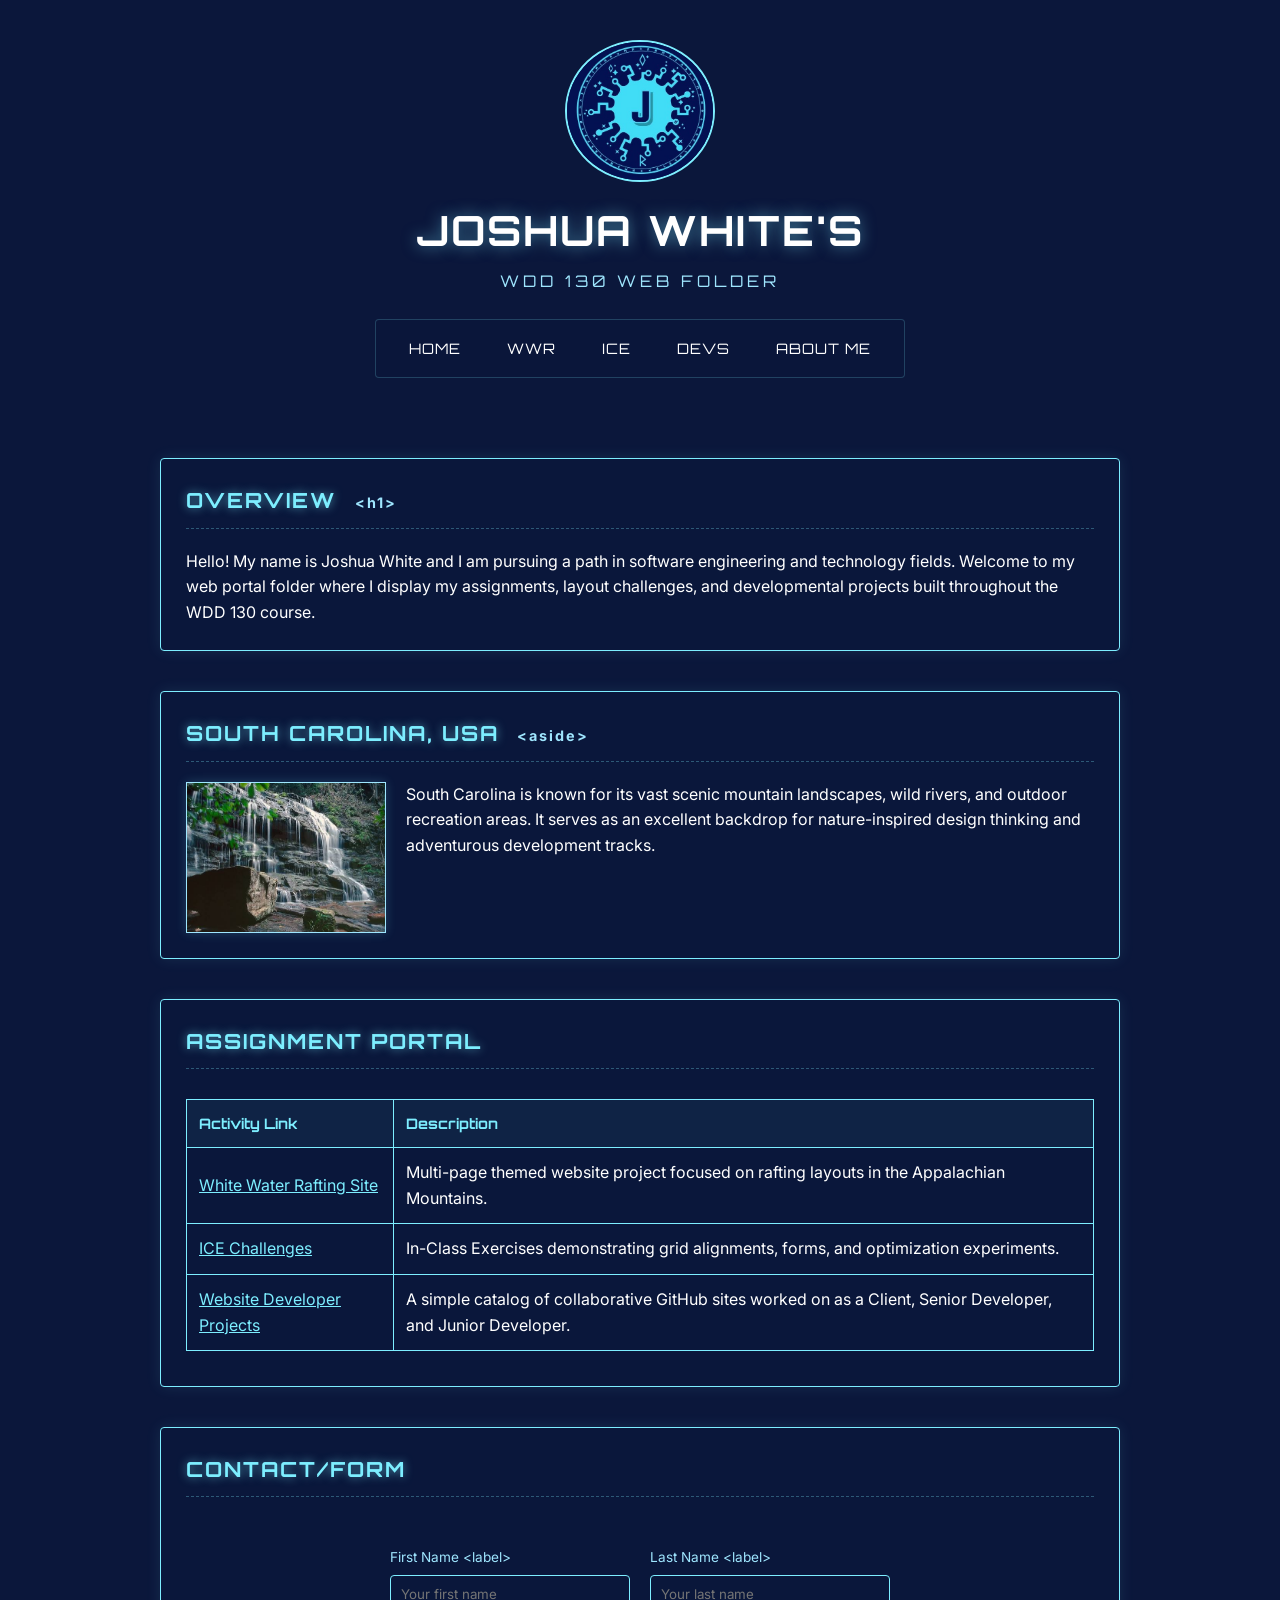
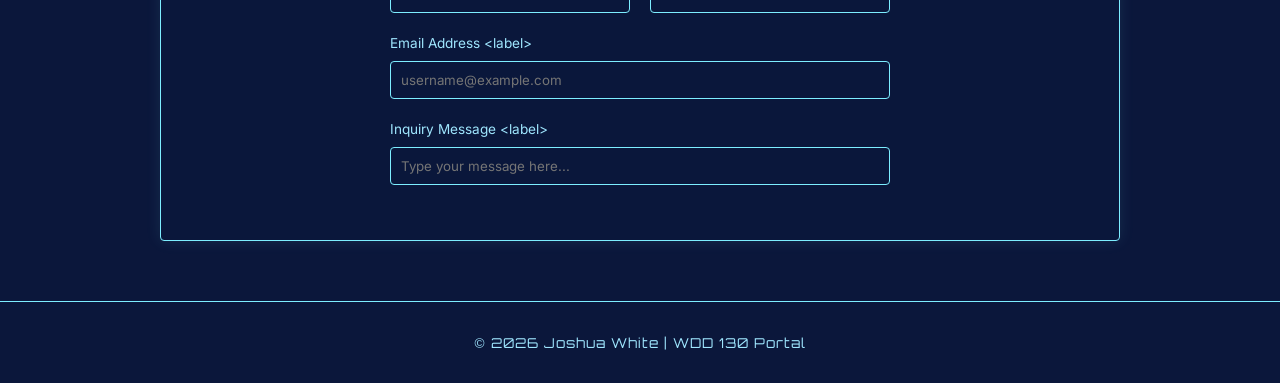
<file: index.html>
<!DOCTYPE html>
<html lang="en">
<head>
    <meta charset="UTF-8">
    <meta name="viewport" content="width=device-width, initial-scale=1.0">
    <title>Joshua White's WDD 130 Web Folder</title>
    <meta name="description" content="Joshua White's WDD 130 course portal page, featuring class assignments, resources, and profile information.">
    <meta name="author" content="Joshua White">
    <link rel="stylesheet" href="styles/styles.css">
</head>
<body>

    <header>
        <div class="logo-area">
            <img src="images/logo.jpg" alt="Joshua White Logo"> 
            <h1>JOSHUA WHITE'S</h1>
            <p class="subtitle">WDD 130 WEB FOLDER</p>
        </div>
        
        <nav>
            <a href="index.html">HOME</a>
            <a href="wwr/index.html">WWR</a>
            <a href="ice.html">ICE</a>
            <a href="projectdevs.html">DEVS</a>
            <a href="about.html">ABOUT ME</a>
        </nav>
    </header>

    <main>
        <section class="wireframe-container overview-section">
            <h2>OVERVIEW <span class="tag-accent">&lt;h1&gt;</span></h2>
            <div class="wireframe-content">
                <p>Hello! My name is Joshua White and I am pursuing a path in software engineering and technology fields. Welcome to my web portal folder where I display my assignments, layout challenges, and developmental projects built throughout the WDD 130 course.</p>
            </div>
        </section>

        <aside class="wireframe-container info-aside">
            <h2>SOUTH CAROLINA, USA <span class="tag-accent">&lt;aside&gt;</span></h2>
            <div class="wireframe-content aside-layout">
                <img src="images/state-image.jpg" alt="Scenic Landscape representing home state" class="aside-img">
                <p>South Carolina is known for its vast scenic mountain landscapes, wild rivers, and outdoor recreation areas. It serves as an excellent backdrop for nature-inspired design thinking and adventurous development tracks.</p>
            </div>
        </aside>

        <section class="wireframe-container table-section">
            <h2>ASSIGNMENT PORTAL</h2>
            <div class="wireframe-content">
                <div class="table-wrapper">
                    <table>
                        <thead>
                            <tr>
                                <th>Activity Link</th>
                                <th>Description</th>
                            </tr>
                        </thead>
                        <tbody>
                            <tr>
                                <td><a href="wwr/index.html">White Water Rafting Site</a></td>
                                <td>Multi-page themed website project focused on rafting layouts in the Appalachian Mountains.</td>
                            </tr>
                            <tr>
                                <td><a href="ice.html">ICE Challenges</a></td>
                                <td>In-Class Exercises demonstrating grid alignments, forms, and optimization experiments.</td>
                            </tr>
                            <tr>
                                <td><a href="projectdevs.html">Website Developer Projects</a></td>
                                <td>A simple catalog of collaborative GitHub sites worked on as a Client, Senior Developer, and Junior Developer.</td>
                            </tr>
                        </tbody>
                    </table>
                </div>
            </div>
        </section>

        <section class="wireframe-container contact-section">
            <h2>CONTACT/FORM</h2>
            <div class="wireframe-content form-center">
                <form action="#" method="post">
                    <div class="form-row">
                        <div class="form-group">
                            <label for="input1">First Name &lt;label&gt;</label>
                            <input type="text" id="input1" name="input1" placeholder="Your first name">
                        </div>
                        <div class="form-group">
                            <label for="input2">Last Name &lt;label&gt;</label>
                            <input type="text" id="input2" name="input2" placeholder="Your last name">
                        </div>
                    </div>
                    <div class="form-group">
                        <label for="input3">Email Address &lt;label&gt;</label>
                        <input type="text" id="input3" name="input3" placeholder="username@example.com">
                    </div>
                    <div class="form-group">
                        <label for="input4">Inquiry Message &lt;label&gt;</label>
                        <input type="text" id="input4" name="input4" placeholder="Type your message here...">
                    </div>
                </form>
            </div>
        </section>
    </main>

    <footer>
        <p>&copy; 2026 Joshua White | WDD 130 Portal</p>
    </footer>

</body>
</html>
</file>
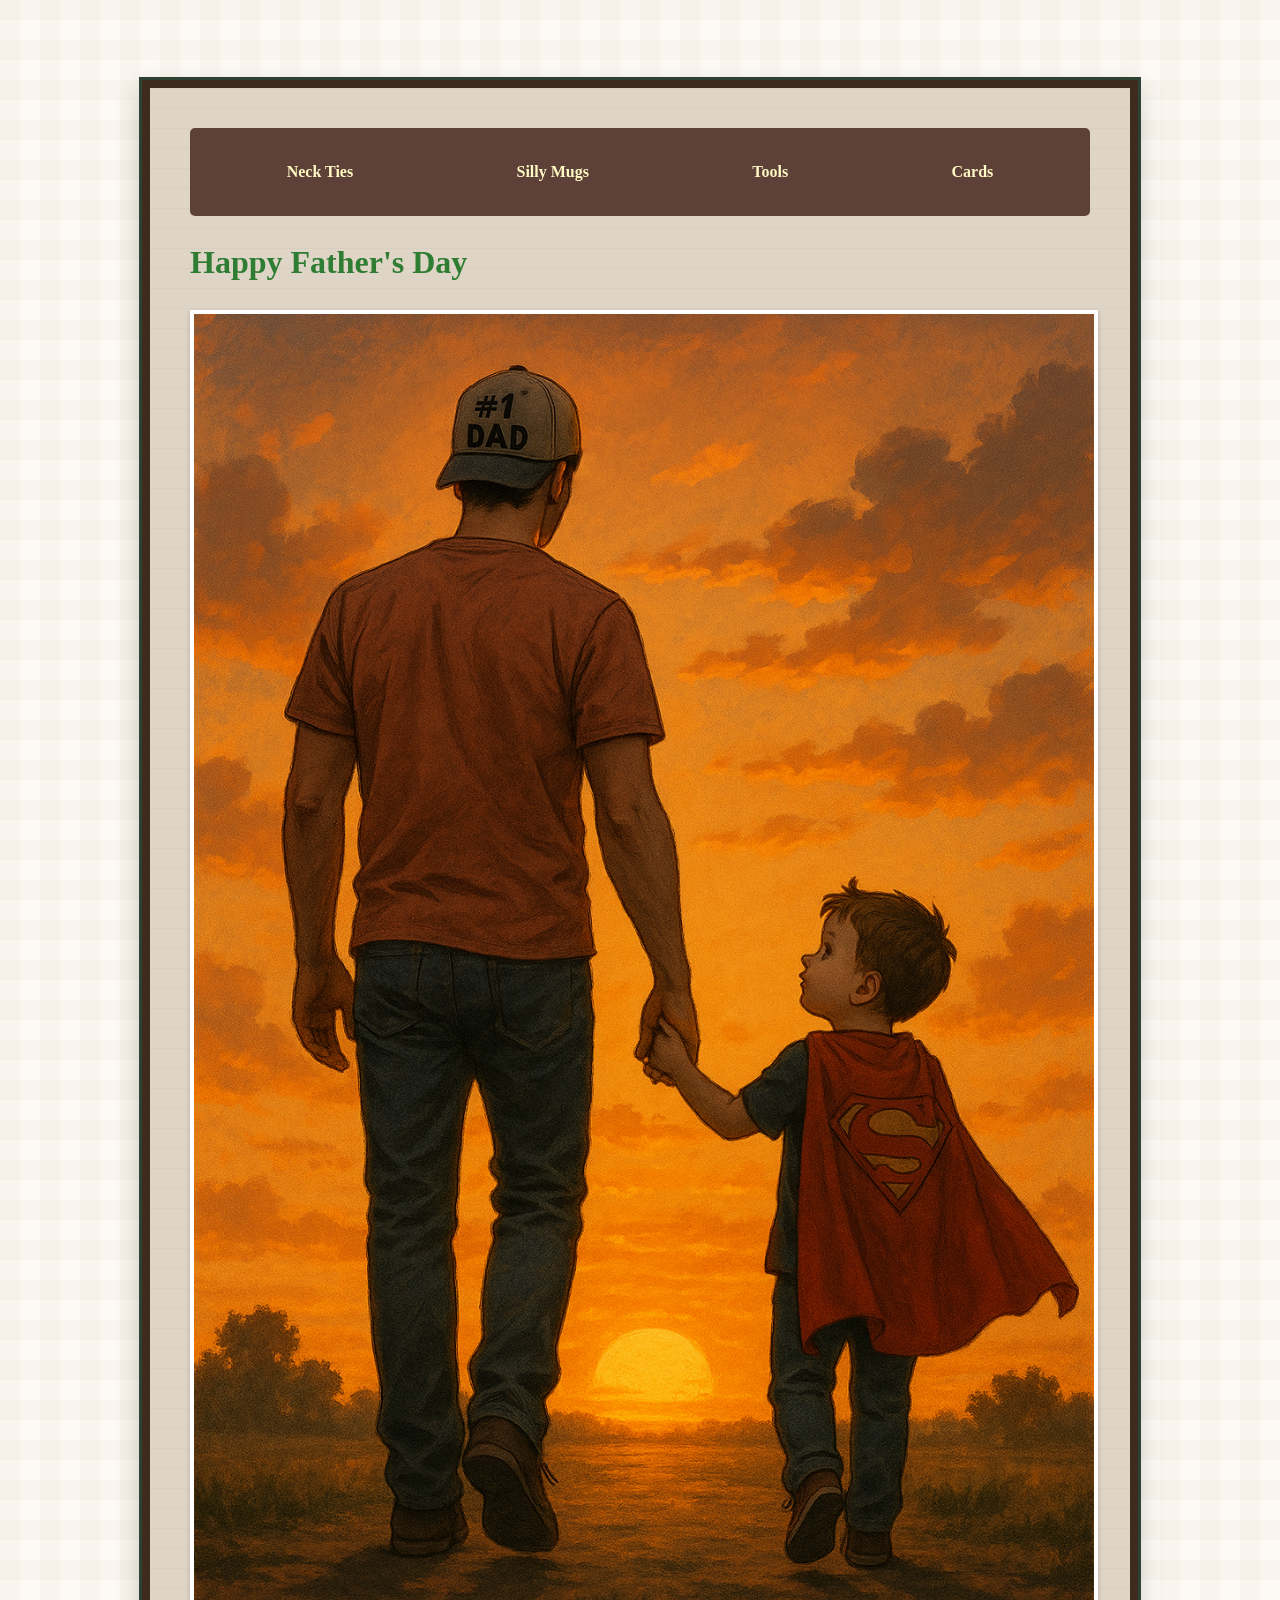
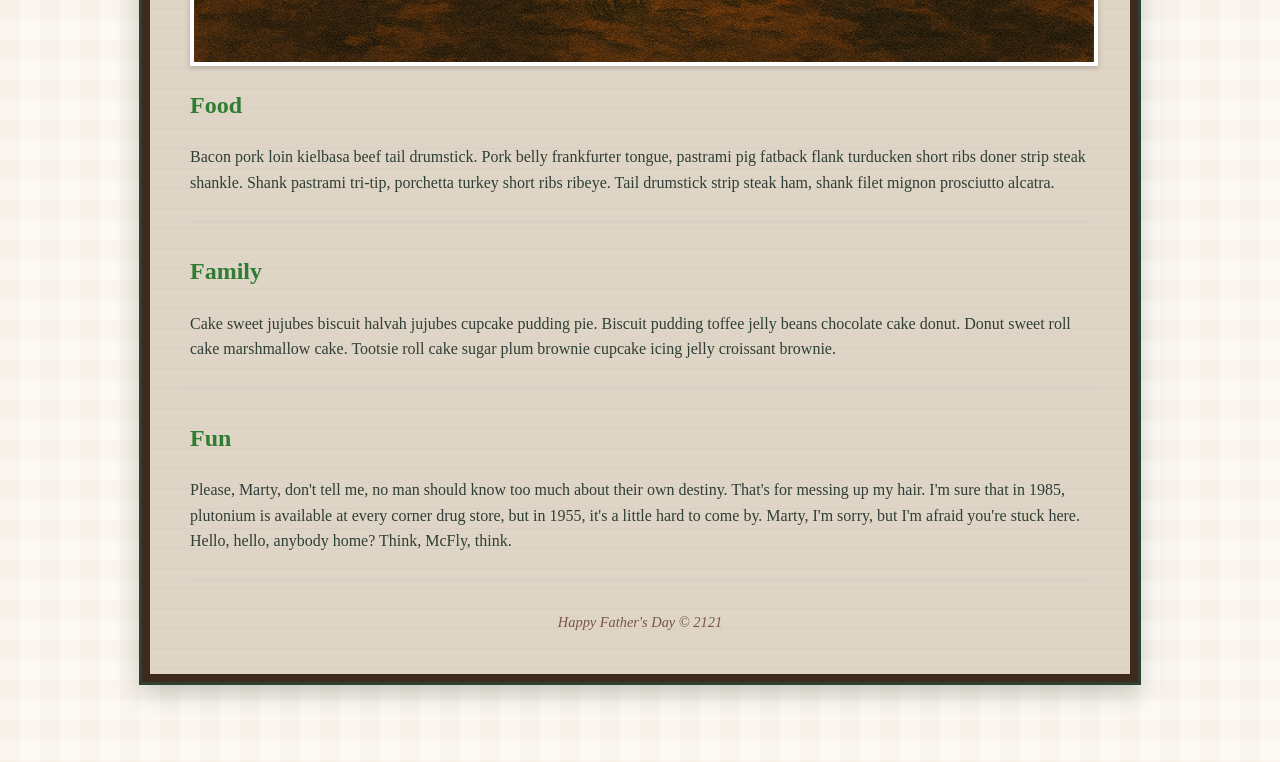
<file: ice/fathersday/fathersday/index.html>
<!DOCTYPE html>
<html lang="en">

<head>
    <meta charset="UTF-8">
    <meta name="viewport" content="width=device-width, initial-scale=1.0">
    <title>Father's Day Page</title>
    <link rel="stylesheet" href="styles/styles.css">
</head>

<body>
    <div id="wrapper">
        <header>
            <nav>
                <ul>
                    <li>Neck Ties</li>
                    <li>Silly Mugs</li>
                    <li>Tools</li>
                    <li>Cards</li>
                </ul>
            </nav>
        </header>
        <main>
            <h1>Happy Father's Day</h1>
            <img src="images/fathersday.png">
            <section>
                <h2>Food</h2>
                <p>Bacon pork loin kielbasa beef tail drumstick. Pork belly frankfurter tongue,
                     pastrami pig fatback flank turducken short ribs doner strip steak shankle.
                      Shank pastrami tri-tip, porchetta turkey short ribs ribeye. 
                      Tail drumstick strip steak ham, shank filet mignon prosciutto alcatra. </p>
            </section>
            <section>
                <h2>Family</h2>
                <p>Cake sweet jujubes biscuit halvah jujubes cupcake pudding pie. Biscuit
                    pudding toffee jelly beans chocolate cake donut. Donut sweet roll cake
                    marshmallow cake. Tootsie roll cake sugar plum brownie cupcake icing
                    jelly croissant brownie.</p>
            </section>
            <section>
                <h2>Fun</h2>
                <p>Please, Marty, don't tell me, no man should know too much about their own
                     destiny. That's for messing up my hair. I'm sure that in 1985, 
                     plutonium is available at every corner drug store, but in 1955, 
                     it's a little hard to come by. Marty, I'm sorry, but I'm afraid 
                     you're stuck here. Hello, hello, anybody home? Think, McFly, think. 
                     </p>
            </section>
        </main>
        <footer>
            Happy Father's Day &copy; 2121
        </footer>
    </div>
</body>

</html>
</file>
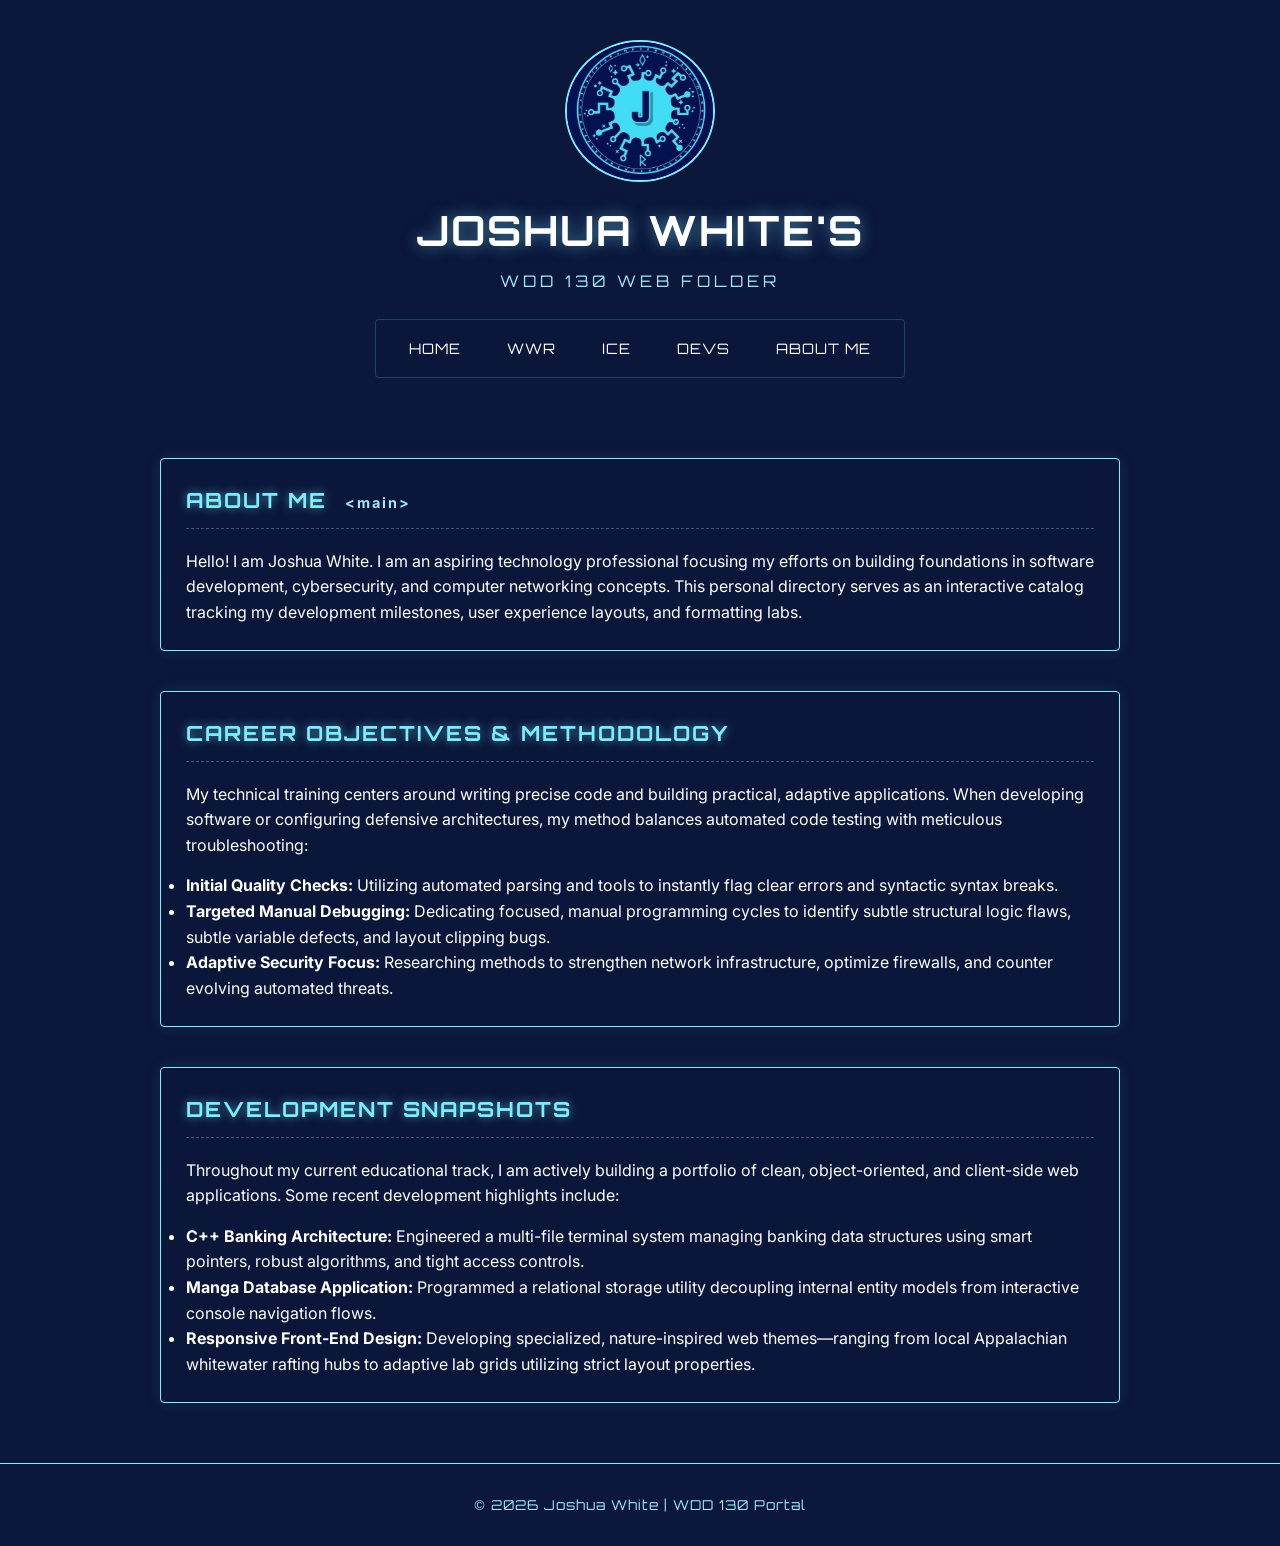
<file: about.html>
<!DOCTYPE html>
<html lang="en">
<head>
    <meta charset="UTF-8">
    <meta name="viewport" content="width=device-width, initial-scale=1.0">
    <title>About Me - Joshua White</title>
    <meta name="description" content="Learn more about Joshua White, his background, technology aspirations, and current web development achievements in WDD 130.">
    <meta name="author" content="Joshua White">
    <link rel="stylesheet" href="styles/styles.css">
</head>
<body>

    <header>
        <div class="logo-area">
            <img src="images/logo.jpg" alt="Joshua White Logo"> 
            <h1>JOSHUA WHITE'S</h1>
            <p class="subtitle">WDD 130 WEB FOLDER</p>
        </div>
        
        <nav>
            <a href="index.html">HOME</a>
            <a href="wwr/index.html">WWR</a>
            <a href="ice.html">ICE</a>
            <a href="projectdevs.html">DEVS</a>
            <a href="about.html">ABOUT ME</a>
        </nav>
    </header>

    <main>
        <section class="wireframe-container introduction-section">
            <h2>ABOUT ME <span class="tag-accent">&lt;main&gt;</span></h2>
            <div class="wireframe-content">
                <p>Hello! I am Joshua White. I am an aspiring technology professional focusing my efforts on building foundations in software development, cybersecurity, and computer networking concepts. This personal directory serves as an interactive catalog tracking my development milestones, user experience layouts, and formatting labs.</p>
            </div>
        </section>

        <section class="wireframe-container objectives-section">
            <h2>CAREER OBJECTIVES & METHODOLOGY</h2>
            <div class="wireframe-content">
                <p>My technical training centers around writing precise code and building practical, adaptive applications. When developing software or configuring defensive architectures, my method balances automated code testing with meticulous troubleshooting:</p>
                <ul>
                    <li><strong>Initial Quality Checks:</strong> Utilizing automated parsing and tools to instantly flag clear errors and syntactic syntax breaks.</li>
                    <li><strong>Targeted Manual Debugging:</strong> Dedicating focused, manual programming cycles to identify subtle structural logic flaws, subtle variable defects, and layout clipping bugs.</li>
                    <li><strong>Adaptive Security Focus:</strong> Researching methods to strengthen network infrastructure, optimize firewalls, and counter evolving automated threats.</li>
                </ul>
            </div>
        </section>

        <section class="wireframe-container projects-section">
            <h2>DEVELOPMENT SNAPSHOTS</h2>
            <div class="wireframe-content">
                <p>Throughout my current educational track, I am actively building a portfolio of clean, object-oriented, and client-side web applications. Some recent development highlights include:</p>
                <ul>
                    <li><strong>C++ Banking Architecture:</strong> Engineered a multi-file terminal system managing banking data structures using smart pointers, robust algorithms, and tight access controls.</li>
                    <li><strong>Manga Database Application:</strong> Programmed a relational storage utility decoupling internal entity models from interactive console navigation flows.</li>
                    <li><strong>Responsive Front-End Design:</strong> Developing specialized, nature-inspired web themes—ranging from local Appalachian whitewater rafting hubs to adaptive lab grids utilizing strict layout properties.</li>
                </ul>
            </div>
        </section>
    </main>

    <footer>
        <p>&copy; 2026 Joshua White | WDD 130 Portal</p>
    </footer>

</body>
</html>
</file>
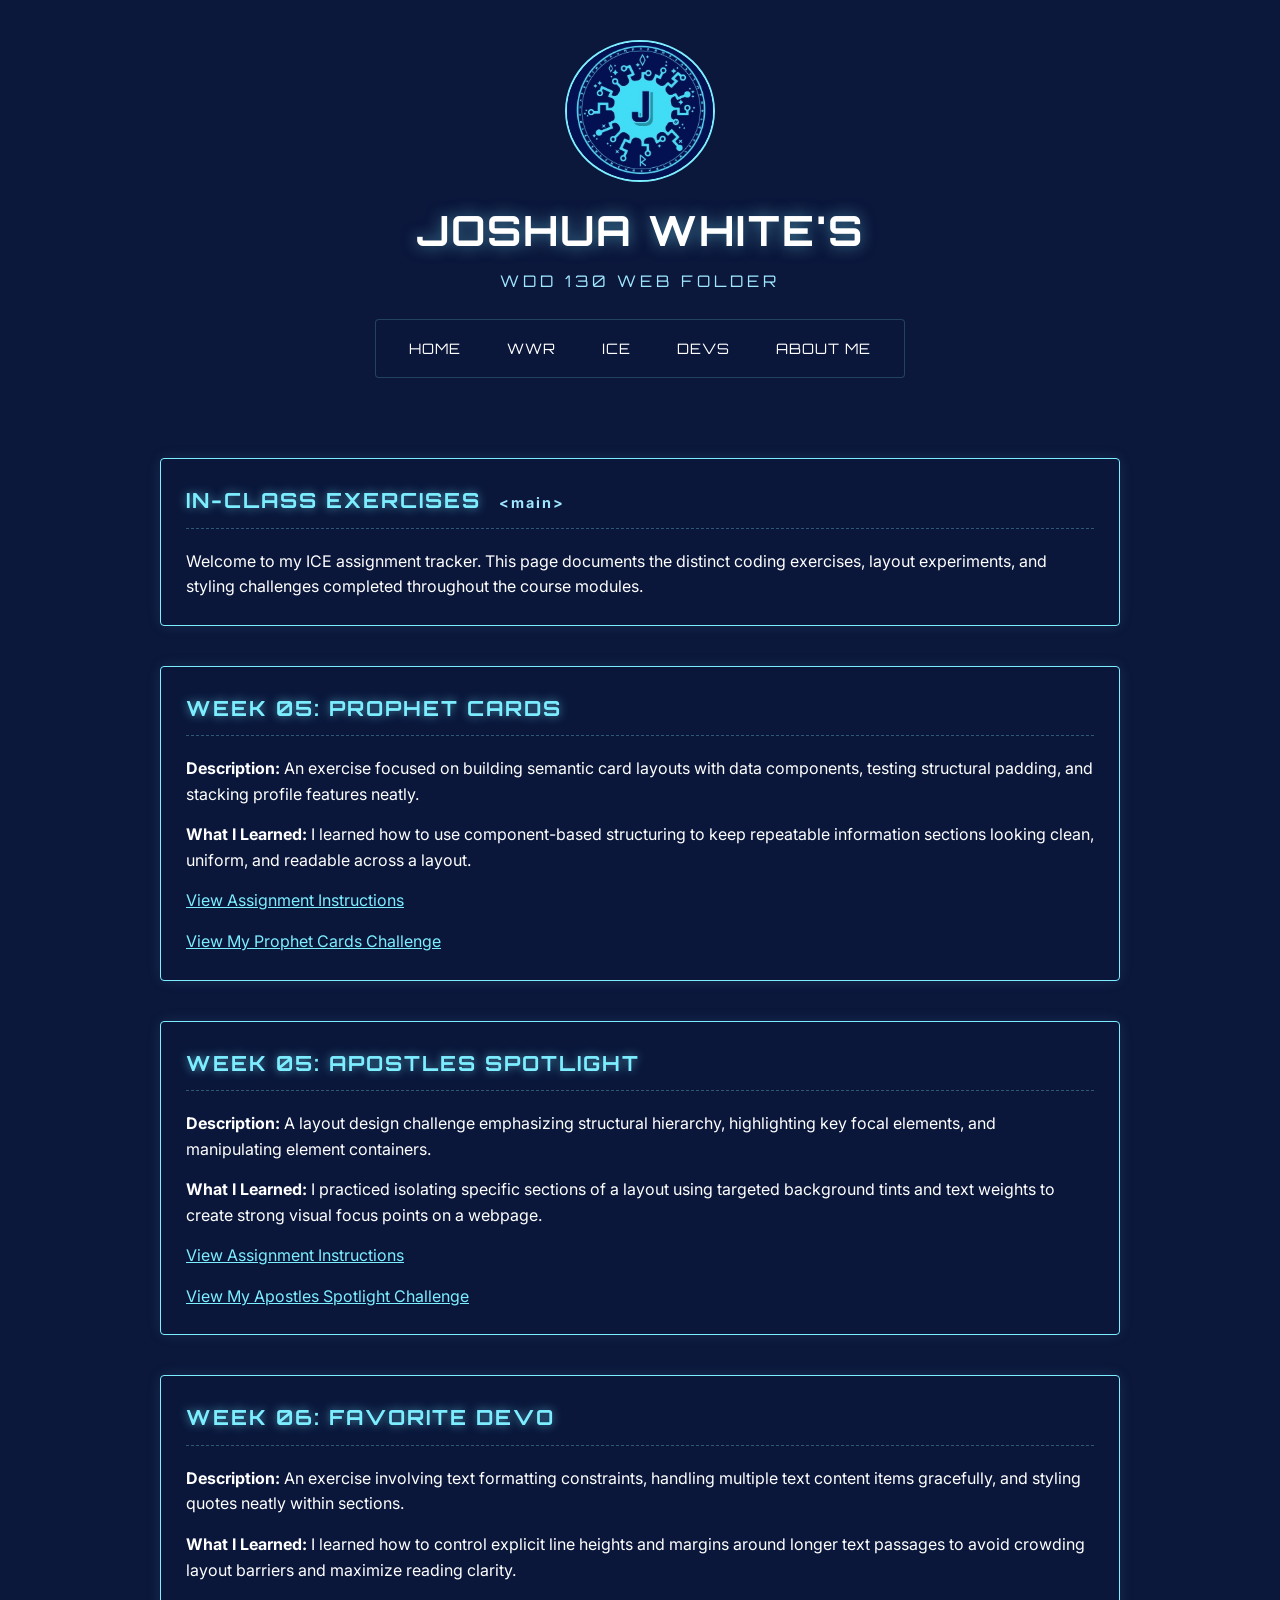
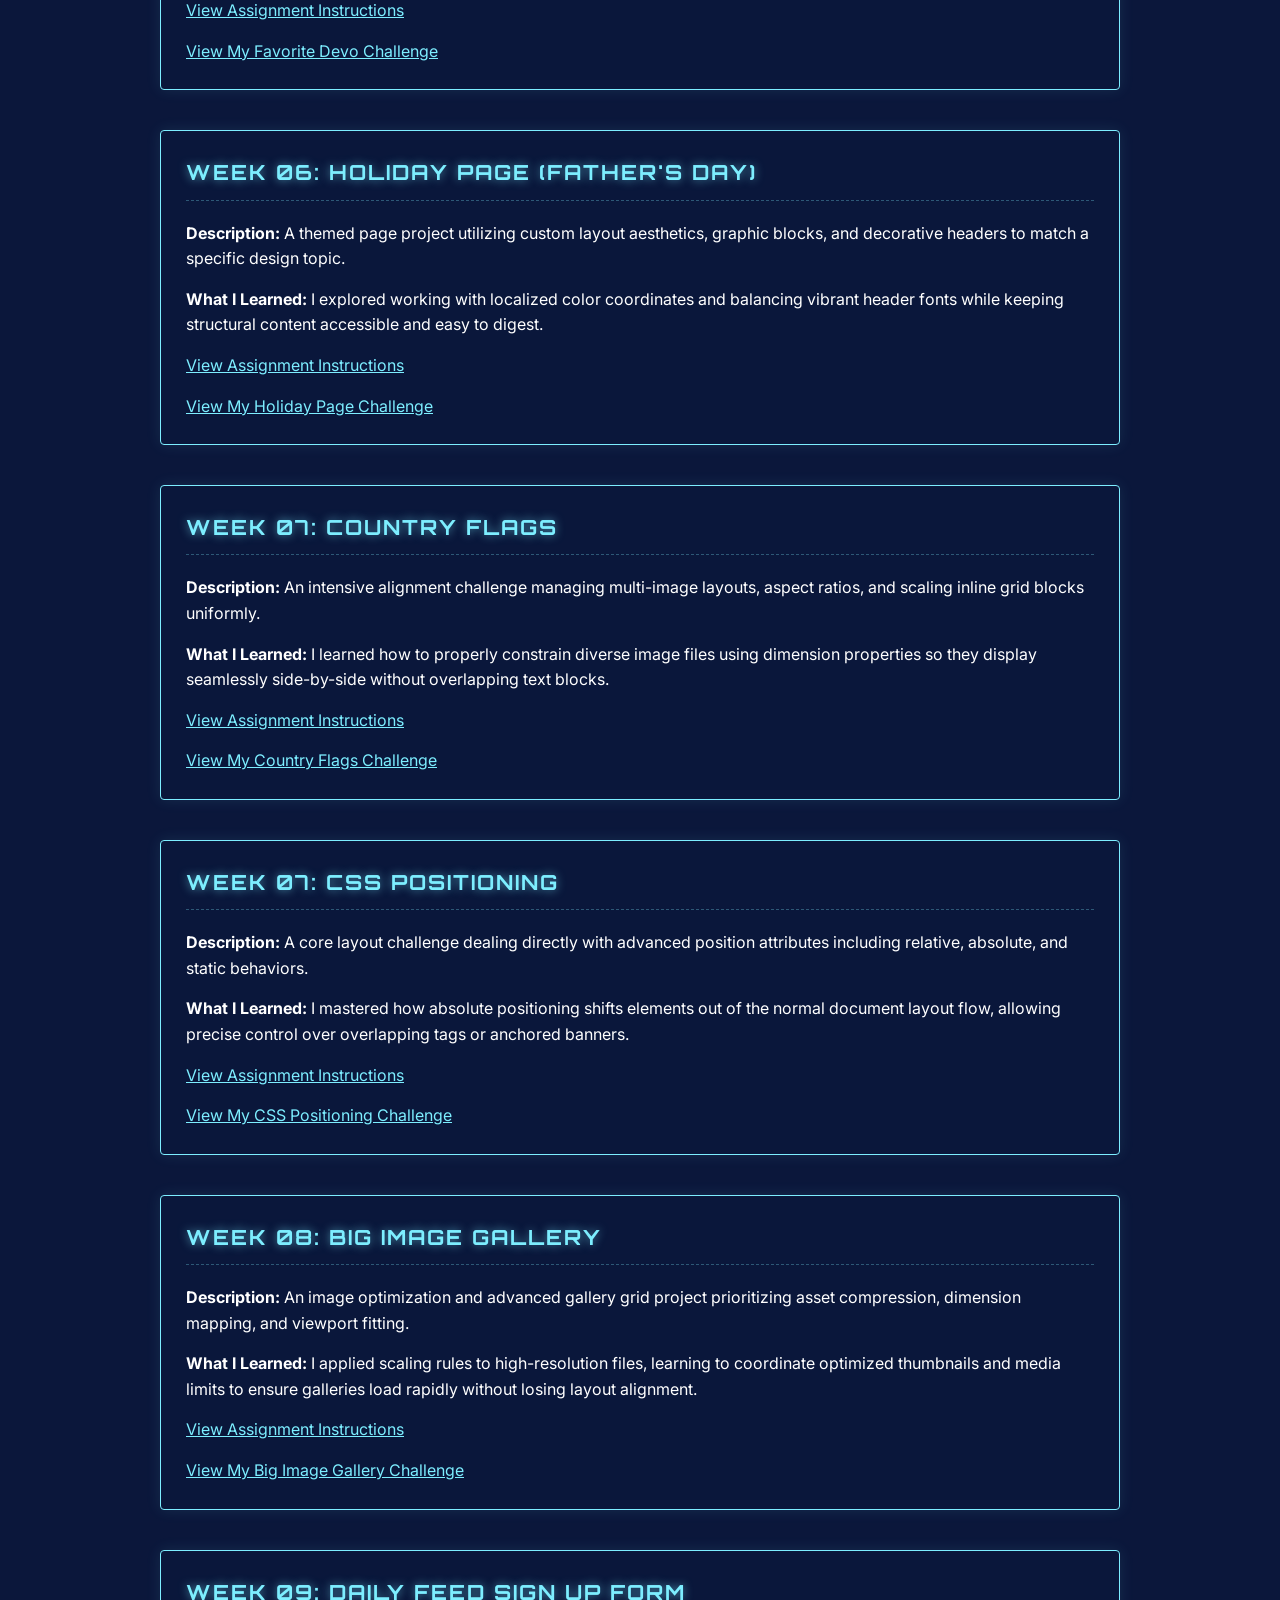
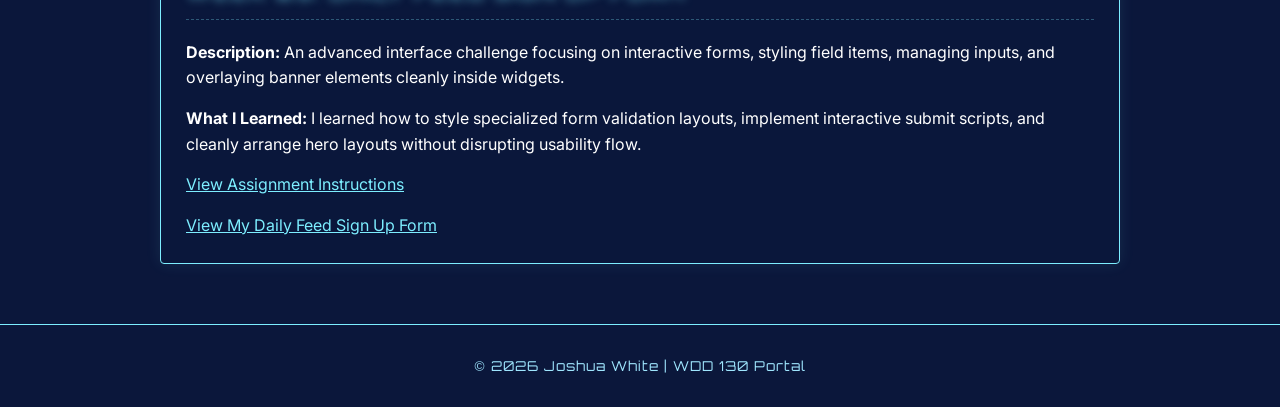
<file: ice.html>
<!DOCTYPE html>
<html lang="en">
<head>
    <meta charset="UTF-8">
    <meta name="viewport" content="width=device-width, initial-scale=1.0">
    <title>Joshua White - In-Class Exercises (ICE)</title>
    <meta name="description" content="In-Class Exercises and layout challenges for WDD 130.">
    <meta name="author" content="Joshua White">
    <link rel="stylesheet" href="styles/styles.css">
</head>
<body>

    <header>
        <div class="logo-area">
            <img src="images/logo.jpg" alt="Joshua White Logo"> 
            <h1>JOSHUA WHITE'S</h1>
            <p class="subtitle">WDD 130 WEB FOLDER</p>
        </div>
        
        <nav>
            <a href="index.html">HOME</a>
            <a href="wwr/index.html">WWR</a>
            <a href="ice.html">ICE</a>
            <a href="projectdevs.html">DEVS</a>
            <a href="about.html">ABOUT ME</a>
        </nav>
    </header>

    <main>
        <section class="wireframe-container">
            <h2>IN-CLASS EXERCISES <span class="tag-accent">&lt;main&gt;</span></h2>
            <div class="wireframe-content">
                <p>Welcome to my ICE assignment tracker. This page documents the distinct coding exercises, layout experiments, and styling challenges completed throughout the course modules.</p>
            </div>
        </section>

        <section class="wireframe-container">
            <h2>WEEK 05: PROPHET CARDS</h2>
            <div class="wireframe-content">
                <p><strong>Description:</strong> An exercise focused on building semantic card layouts with data components, testing structural padding, and stacking profile features neatly.</p>
                <p><strong>What I Learned:</strong> I learned how to use component-based structuring to keep repeatable information sections looking clean, uniform, and readable across a layout.</p>
                <p><a href="https://alveyworld.github.io/wdd130/activities/week05/ice-prophet_cards.html" target="_blank">View Assignment Instructions</a></p>
                <p><a href="ice/prophet_cards/oaks.html" target="_blank">View My Prophet Cards Challenge</a></p>
            </div>
        </section>

        <section class="wireframe-container">
            <h2>WEEK 05: APOSTLES SPOTLIGHT</h2>
            <div class="wireframe-content">
                <p><strong>Description:</strong> A layout design challenge emphasizing structural hierarchy, highlighting key focal elements, and manipulating element containers.</p>
                <p><strong>What I Learned:</strong> I practiced isolating specific sections of a layout using targeted background tints and text weights to create strong visual focus points on a webpage.</p>
                <p><a href="https://alveyworld.github.io/wdd130/activities/week05/ice-apostles_spotlight.html" target="_blank">View Assignment Instructions</a></p>
                <p><a href="ice/apostle_spotlight/apostle_spotlight/apostles.html" target="_blank">View My Apostles Spotlight Challenge</a></p>
            </div>
        </section>

        <section class="wireframe-container">
            <h2>WEEK 06: FAVORITE DEVO</h2>
            <div class="wireframe-content">
                <p><strong>Description:</strong> An exercise involving text formatting constraints, handling multiple text content items gracefully, and styling quotes neatly within sections.</p>
                <p><strong>What I Learned:</strong> I learned how to control explicit line heights and margins around longer text passages to avoid crowding layout barriers and maximize reading clarity.</p>
                <p><a href="https://alveyworld.github.io/wdd130/activities/week06/ice-favorite_devo.html" target="_blank">View Assignment Instructions</a></p>
                <p><a href="ice/favorite_devo/favorite_devo/favdevo.html" target="_blank">View My Favorite Devo Challenge</a></p>
            </div>
        </section>

        <section class="wireframe-container">
            <h2>WEEK 06: HOLIDAY PAGE (FATHER'S DAY)</h2>
            <div class="wireframe-content">
                <p><strong>Description:</strong> A themed page project utilizing custom layout aesthetics, graphic blocks, and decorative headers to match a specific design topic.</p>
                <p><strong>What I Learned:</strong> I explored working with localized color coordinates and balancing vibrant header fonts while keeping structural content accessible and easy to digest.</p>
                <p><a href="https://alveyworld.github.io/wdd130/activities/week06/ice-holiday_page.html" target="_blank">View Assignment Instructions</a></p>
                <p><a href="ice/fathersday/fathersday/index.html" target="_blank">View My Holiday Page Challenge</a></p>
            </div>
        </section>

        <section class="wireframe-container">
            <h2>WEEK 07: COUNTRY FLAGS</h2>
            <div class="wireframe-content">
                <p><strong>Description:</strong> An intensive alignment challenge managing multi-image layouts, aspect ratios, and scaling inline grid blocks uniformly.</p>
                <p><strong>What I Learned:</strong> I learned how to properly constrain diverse image files using dimension properties so they display seamlessly side-by-side without overlapping text blocks.</p>
                <p><a href="https://alveyworld.github.io/wdd130/activities/week07/ice-country_flags.html" target="_blank">View Assignment Instructions</a></p>
                <p><a href="ice/grid_flags/grid_flags/flags.html" target="_blank">View My Country Flags Challenge</a></p>
            </div>
        </section>

        <section class="wireframe-container">
            <h2>WEEK 07: CSS POSITIONING</h2>
            <div class="wireframe-content">
                <p><strong>Description:</strong> A core layout challenge dealing directly with advanced position attributes including relative, absolute, and static behaviors.</p>
                <p><strong>What I Learned:</strong> I mastered how absolute positioning shifts elements out of the normal document layout flow, allowing precise control over overlapping tags or anchored banners.</p>
                <p><a href="https://alveyworld.github.io/wdd130/activities/week07/ice-css_positioning.html" target="_blank">View Assignment Instructions</a></p>
                <p><a href="ice/positioning/positioning/positioning.html" target="_blank">View My CSS Positioning Challenge</a></p>
            </div>
        </section>

        <section class="wireframe-container">
            <h2>WEEK 08: BIG IMAGE GALLERY</h2>
            <div class="wireframe-content">
                <p><strong>Description:</strong> An image optimization and advanced gallery grid project prioritizing asset compression, dimension mapping, and viewport fitting.</p>
                <p><strong>What I Learned:</strong> I applied scaling rules to high-resolution files, learning to coordinate optimized thumbnails and media limits to ensure galleries load rapidly without losing layout alignment.</p>
                <p><a href="https://alveyworld.github.io/wdd130/activities/week08/ice-big_image_gallery.html" target="_blank">View Assignment Instructions</a></p>
                <p><a href="ice/gallery/gallery/gallery.html" target="_blank">View My Big Image Gallery Challenge</a></p>
            </div>
        </section>

        <section class="wireframe-container">
            <h2>WEEK 09: DAILY FEED SIGN UP FORM</h2>
            <div class="wireframe-content">
                <p><strong>Description:</strong> An advanced interface challenge focusing on interactive forms, styling field items, managing inputs, and overlaying banner elements cleanly inside widgets.</p>
                <p><strong>What I Learned:</strong> I learned how to style specialized form validation layouts, implement interactive submit scripts, and cleanly arrange hero layouts without disrupting usability flow.</p>
                <p><a href="https://alveyworld.github.io/wdd130/activities/week08/ice-big_daily_feed_form.html" target="_blank">View Assignment Instructions</a></p>
                <p><a href="ice/signup/signup/signup.html" target="_blank">View My Daily Feed Sign Up Form</a></p>
            </div>
        </section>
    </main>

    <footer>
        <p>&copy; 2026 Joshua White | WDD 130 Portal</p>
    </footer>

</body>
</html>
</file>
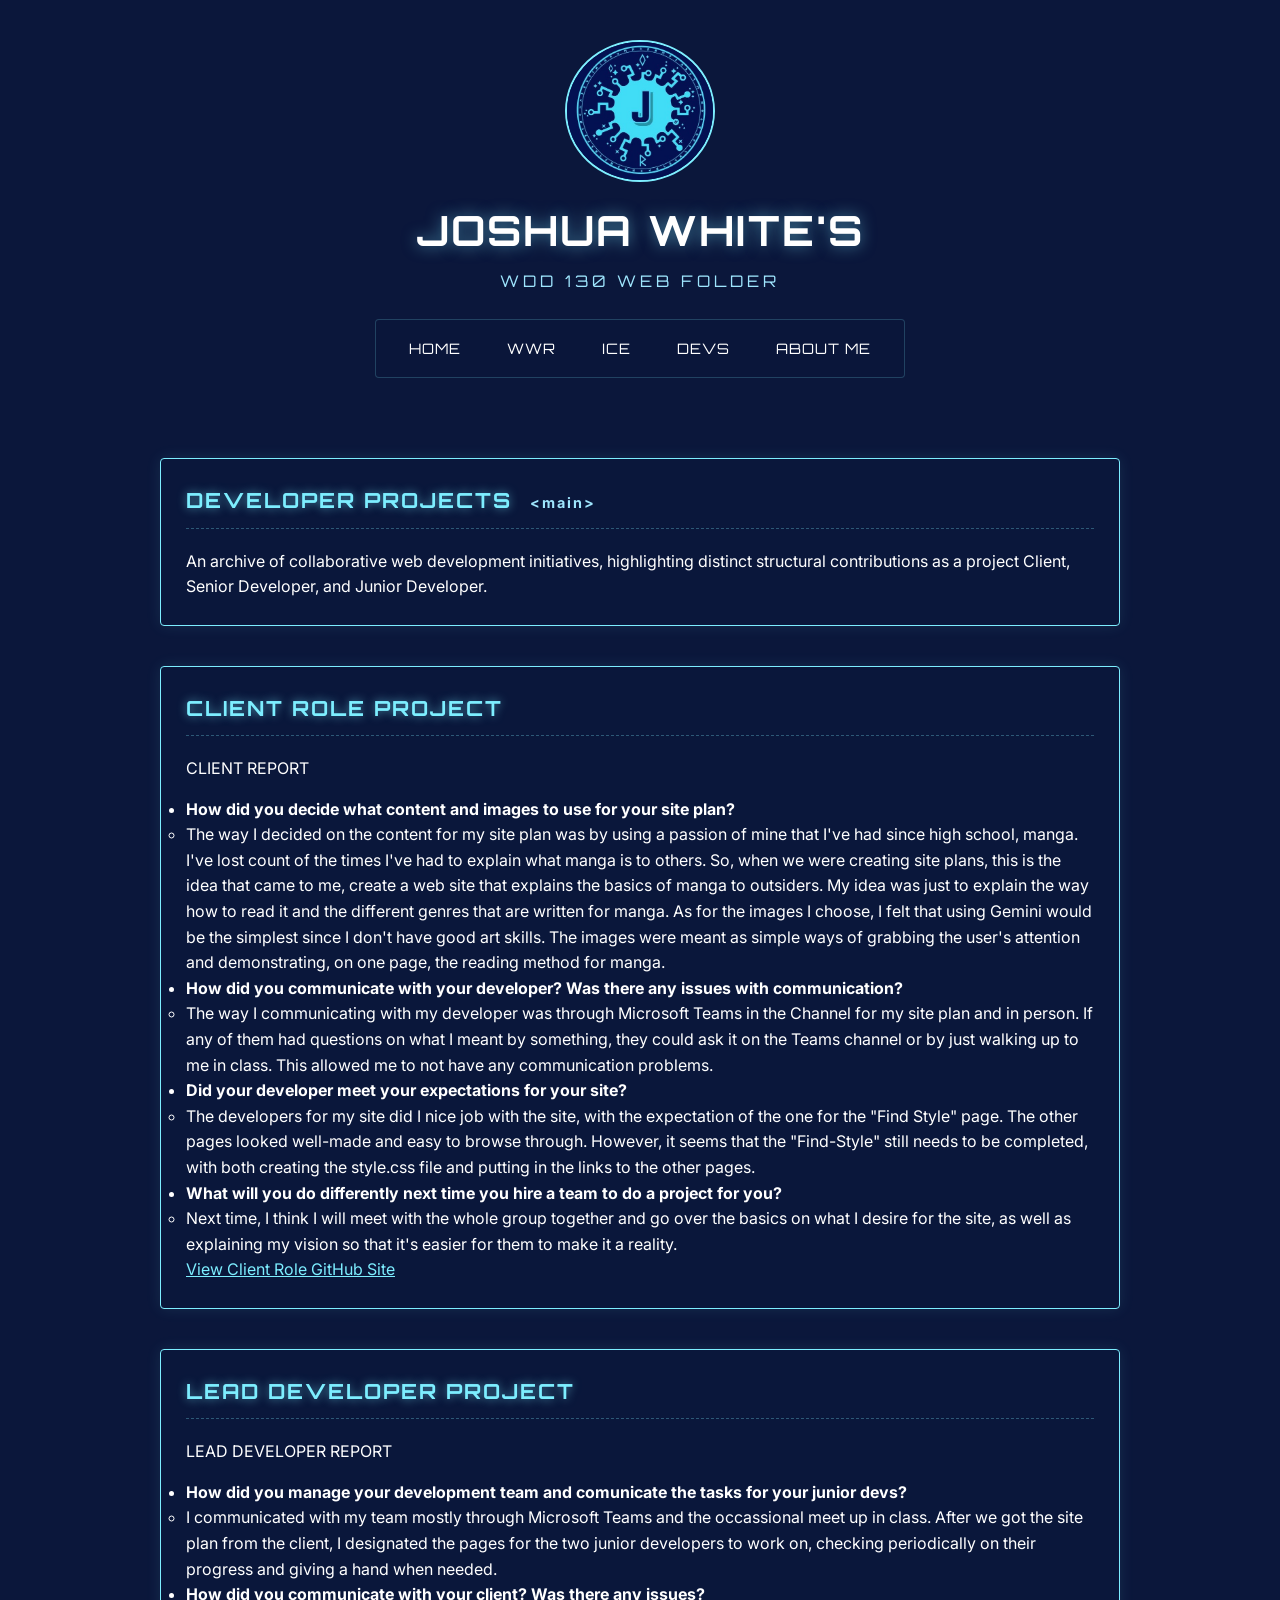
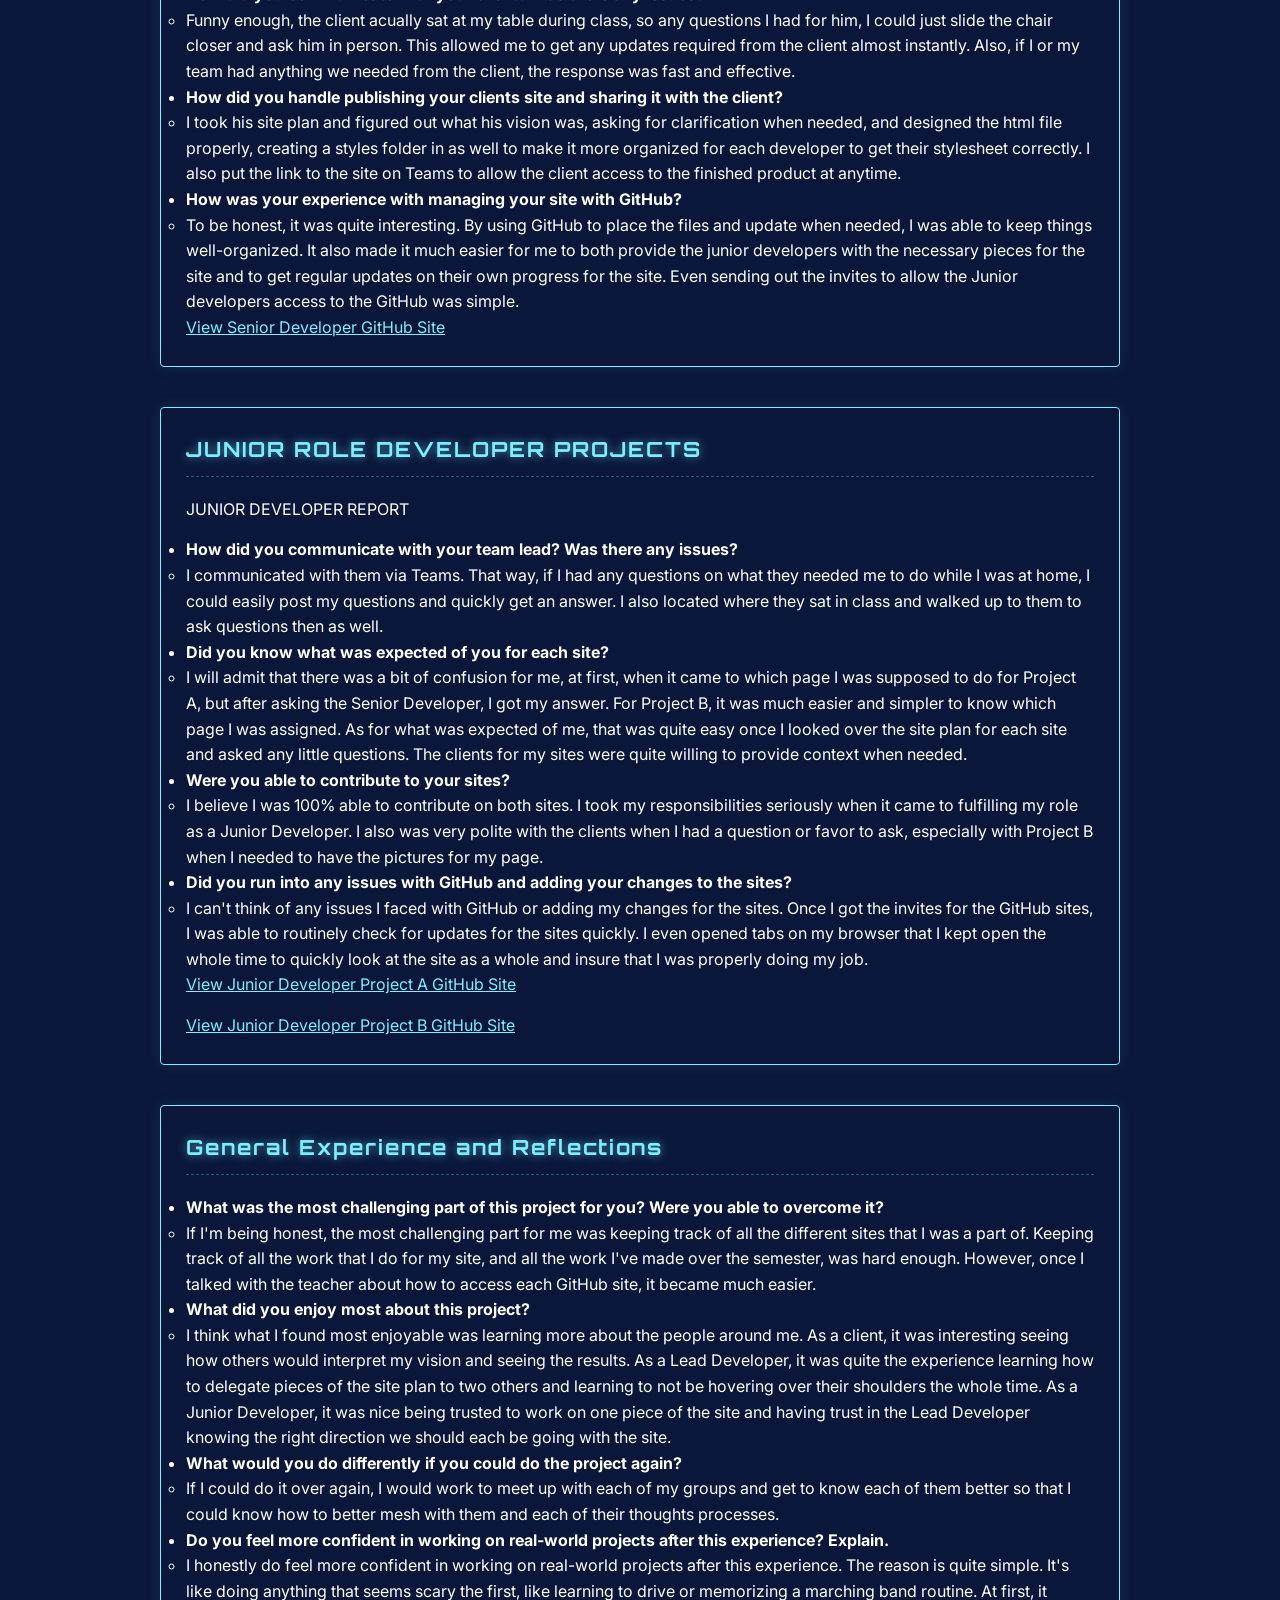
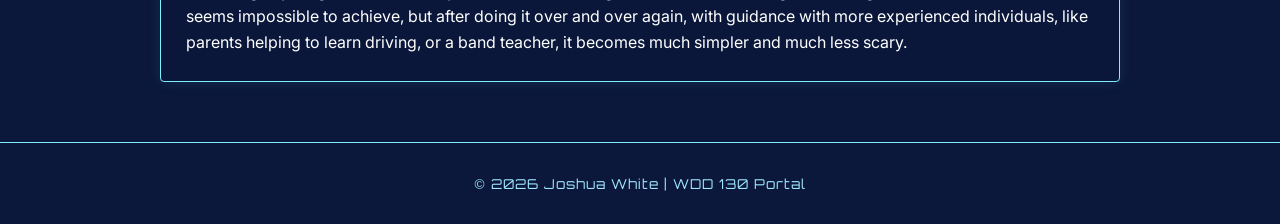
<file: projectdevs.html>
<!DOCTYPE html>
<html lang="en">
<head>
    <meta charset="UTF-8">
    <meta name="viewport" content="width=device-width, initial-scale=1.0">
    <title>Joshua White - Website Developer Projects</title>
    <meta name="description" content="A simple directory of collaborative web development projects created by Joshua White as a Client, Senior Developer, and Junior Developer.">
    <meta name="author" content="Joshua White">
    <link rel="stylesheet" href="styles/styles.css">
</head>
<body>

    <header>
        <div class="logo-area">
            <img src="images/logo.jpg" alt="Joshua White Logo"> 
            <h1>JOSHUA WHITE'S</h1>
            <p class="subtitle">WDD 130 WEB FOLDER</p>
        </div>
        
        <nav>
            <a href="index.html">HOME</a>
            <a href="wwr/index.html">WWR</a>
            <a href="ice.html">ICE</a>
            <a href="projectdevs.html">DEVS</a>
            <a href="about.html">ABOUT ME</a>
        </nav>
    </header>

    <main>
        <section class="wireframe-container">
            <h2>DEVELOPER PROJECTS <span class="tag-accent">&lt;main&gt;</span></h2>
            <div class="wireframe-content">
                <p>An archive of collaborative web development initiatives, highlighting distinct structural contributions as a project Client, Senior Developer, and Junior Developer.</p>
            </div>
        </section>

        <!-- Project 1: Client Role -->
        <section class="wireframe-container">
            <h2>CLIENT ROLE PROJECT</h2>
            <div class="wireframe-content">
                <p>CLIENT REPORT</p>
                <ul>
                    <li><b>How did you decide what content and images to use for your 
                        site plan?</b>
                        <ul>
                            <li>The way I decided on the content for my site plan was 
                                by using a passion of mine that I've had since high school, 
                                manga. I've lost count of the times I've had to explain 
                                what manga is to others. So, when we were creating site 
                                plans, this is the idea that came to me, create a web 
                                site that explains the basics of manga to outsiders. 
                                My idea was just to explain the way how to read it and 
                                the different genres that are written for manga. As for the 
                                images I choose, I felt that using Gemini would be the 
                                simplest since I don't have good art skills. The images were 
                                meant as simple ways of grabbing the user's attention and 
                                demonstrating, on one page, the reading method for manga.
                            </li>
                        </ul>
                    </li>
                    <li><b>How did you communicate with your developer? Was there any issues 
                        with communication?</b>
                        <ul>
                            <li>The way I communicating with my developer was through 
                                Microsoft Teams in the Channel for my site plan and in 
                                person.  If any of them had questions on what I meant by 
                                something, they could ask it on the Teams channel or by 
                                just walking up to me in class.  This allowed me to not 
                                have any communication problems.
                            </li>
                        </ul>
                    </li>
                    <li><b>Did your developer meet your expectations for your site?</b>
                        <ul>
                            <li>The developers for my site did I nice job with the site, 
                                with the expectation of the one for the "Find Style" page. 
                                The other pages looked well-made and easy to browse through. 
                                However, it seems that the "Find-Style" still needs to be 
                                completed, with both creating the style.css file and putting 
                                in the links to the other pages.
                            </li>
                        </ul>
                    </li>
                    <li><b>What will you do differently next time you hire a team to do a 
                        project for you?</b>
                        <ul>
                            <li>Next time, I think I will meet with the whole group together 
                                and go over the basics on what I desire for the site, as 
                                well as explaining my vision so that it's easier for them 
                                to make it a reality.
                            </li>
                        </ul>
                    </li>
                </ul>
                <p><a href="https://ahicassandra.github.io/wdd130-white/" target="_blank">View Client Role GitHub Site</a></p>
            </div>
        </section>

        <!-- Project 2: Senior Developer Role -->
        <section class="wireframe-container">
            <h2>LEAD DEVELOPER PROJECT</h2>
            <div class="wireframe-content">
                <p>LEAD DEVELOPER REPORT</p>
                <ul>
                    <li><b>How did you manage your development team and comunicate the tasks 
                        for your junior devs?</b>
                        <ul>
                            <li>I communicated with my team mostly through Microsoft 
                                Teams and the occassional meet up in class.  After we got 
                                the site plan from the client, I designated the pages for 
                                the two junior developers to work on, checking periodically 
                                on their progress and giving a hand when needed.
                            </li>
                        </ul>
                    </li>
                    <li><b>How did you communicate with your client? Was there any issues?</b>
                        <ul>
                            <li>Funny enough, the client acually sat at my table during 
                                class, so any questions I had for him, I could just slide 
                                the chair closer and ask him in person. This allowed me to 
                                get any updates required from the client almost instantly. 
                                Also, if I or my team had anything we needed from the 
                                client, the response was fast and effective.
                            </li>
                        </ul>
                    </li>
                    <li><b>How did you handle publishing your clients site and sharing it 
                        with the client?</b>
                        <ul>
                            <li>I took his site plan and figured out what his vision was, 
                                asking for clarification when needed, and designed the 
                                html file properly, creating a styles folder in as well to 
                                make it more organized for each developer to get their 
                                stylesheet correctly.  I also put the link to the site on 
                                Teams to allow the client access to the finished product 
                                at anytime.
                            </li>
                        </ul>
                    </li>
                    <li><b>How was your experience with managing your site with GitHub?</b>
                        <ul>
                            <li>To be honest, it was quite interesting. By using GitHub to 
                                place the files and update when needed, I was able to keep 
                                things well-organized. It also made it much easier for me 
                                to both provide the junior developers with the necessary 
                                pieces for the site and to get regular updates on their 
                                own progress for the site. Even sending out the invites 
                                to allow the Junior developers access to the GitHub was 
                                simple.
                            </li>
                        </ul>
                    </li>
                </ul>
                <p><a href="https://joshuatwhite.github.io/wdd130-olson/" target="_blank">View Senior Developer GitHub Site</a></p>
            </div>
        </section>

        <!-- Project 3 & 4: Junior Developer Role -->
        <section class="wireframe-container">
            <h2>JUNIOR ROLE DEVELOPER PROJECTS</h2>
            <div class="wireframe-content">
                <p>JUNIOR DEVELOPER REPORT</p>
                <ul>
                    <li><b>How did you communicate with your team lead? Was there any issues?</b>
                        <ul>
                            <li>I communicated with them via Teams. That way, if I had 
                                any questions on what they needed me to do while I was 
                                at home, I could easily post my questions and quickly get 
                                an answer.  I also located where they sat in class and 
                                walked up to them to ask questions then as well.
                            </li>
                        </ul>
                    </li>
                    <li><b>Did you know what was expected of you for each site?</b>
                        <ul>
                            <li>I will admit that there was a bit of confusion for me, at 
                                first, when it came to which page I was supposed to do for 
                                Project A, but after  asking the Senior Developer, I got my 
                                answer. For Project B, it was much easier and simpler to 
                                know which page I was assigned. As for what was expected 
                                of me, that was quite easy once I looked over the site 
                                plan for each site and asked any little questions. The 
                                clients for my sites were quite willing to provide context 
                                when needed.
                            </li>
                        </ul>
                    </li>
                    <li><b>Were you able to contribute to your sites?</b>
                        <ul>
                            <li>I believe I was 100% able to contribute on both sites. 
                                I took my responsibilities seriously when it came to 
                                fulfilling my role as a Junior Developer. I also was very 
                                polite with the clients when I had a question or favor to 
                                ask, especially with Project B when I needed to have the 
                                pictures for my page.
                            </li>
                        </ul>
                    </li>
                    <li><b>Did you run into any issues with GitHub and adding your changes 
                        to the sites?</b>
                        <ul>
                            <li>I can't think of any issues I faced with GitHub or adding 
                                my changes for the sites. Once I got the invites for the 
                                GitHub sites, I was able to routinely check for updates 
                                for the sites quickly.  I even opened tabs on my browser 
                                that I kept open the whole time to quickly look at the site 
                                as a whole and insure that I was properly doing my job.
                            </li>
                        </ul>
                    </li>
                </ul>
                <p><a href="https://thoque579.github.io/wdd130-glenn/" target="_blank">View Junior Developer Project A GitHub Site</a></p>
                <p><a href="https://crizaber.github.io/wdd130-Ledesma/" target="_blank">View Junior Developer Project B GitHub Site</a></p>
            </div>
        </section>

        <!-- General Experience and Reflections -->
         <section class="wireframe-container">
            <h2>General Experience and Reflections</h2>
            <div class="wireframe-content">
                <ul>
                    <li><b>What was the most challenging part of this project for you? 
                        Were you able to overcome it?</b>
                        <ul>
                            <li>If I'm being honest, the most challenging part for me was 
                                keeping track of all the different sites that I was a part 
                                of. Keeping track of all the work that I do for my site, 
                                and all the work I've made over the semester, was hard 
                                enough. However, once I talked with the teacher about how 
                                to access each GitHub site, it became much easier.
                            </li>
                        </ul>
                    </li>
                    <li><b>What did you enjoy most about this project?</b>
                        <ul>
                            <li>I think what I found most enjoyable was learning more about 
                                the people around me. As a client, it was interesting 
                                seeing how others would interpret my vision and seeing the 
                                results. As a Lead Developer, it was quite the experience 
                                learning how to delegate pieces of the site plan to two 
                                others and learning to not be hovering over their shoulders 
                                the whole time. As a Junior Developer, it was nice being 
                                trusted to work on one piece of the site and having trust 
                                in the Lead Developer knowing the right direction we should 
                                each be going with the site.
                            </li>
                        </ul>
                    </li>
                    <li><b>What would you do differently if you could do the project 
                        again?</b>
                        <ul>
                            <li>If I could do it over again, I would work to meet up with 
                                each of my groups and get to know each of them better so 
                                that I could know how to better mesh with them and each of 
                                their thoughts processes.
                            </li>
                        </ul>
                    </li>
                    <li><b>Do you feel more confident in working on real-world projects 
                        after this experience? Explain.</b>
                        <ul>
                            <li>I honestly do feel more confident in working on real-world 
                                projects after this experience. The reason is quite simple. 
                                It's like doing anything that seems scary the first, like 
                                learning to drive or memorizing a marching band routine. At 
                                first, it seems impossible to achieve, but after doing it 
                                over and over again, with guidance with more experienced 
                                individuals, like parents helping to learn driving, or a 
                                band teacher, it becomes much simpler and much less scary.
                            </li>
                        </ul>
                    </li>
                </ul>
            </div>
         </section>
    </main>

    <footer>
        <p>&copy; 2026 Joshua White | WDD 130 Portal</p>
    </footer>

</body>
</html>
</file>
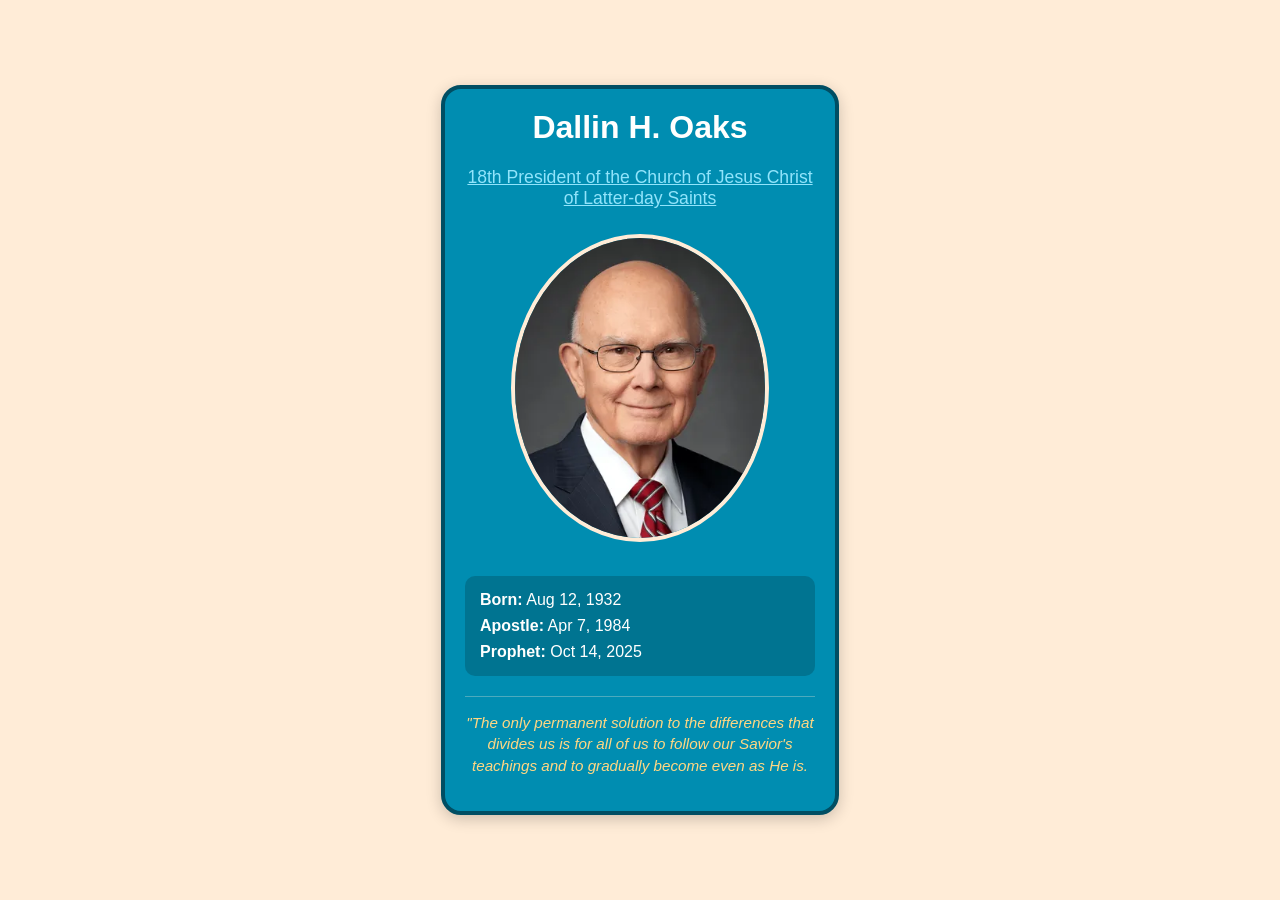
<file: ice/prophet_cards/oaks.html>
<!DOCTYPE html>
<html lang="en">
<head>
    <meta charset="UTF-8">
    <meta name="viewport" content="width=device-width, initial-scale=1.0">
    <title>Dallin H. Oaks</title>
    <style>
        /* Insert styles here, this is called an internal stylesheet  */
        body {
            background-color: #FFECD7;
            font-family: Arial, sans-serif;
            display: flex;
            justify-content: center;
            align-items: center;
            min-height: 100vh;
            margin: 0;
        }

        #box {
            border: solid #004E63 4px;
            width: 350px;
            border-radius: 20px;
            background-color: #008DB1;
            padding: 20px;
            box-shadow: 0 4px 15px rgba(0, 0, 0, 0.2);
            text-align: center;
            color: #ffffff;
            
        }

        h1 {
            margin-top: 0;
            font-size: 2rem;
            color: #FFFFFE;
            font-family: Arial, Helvetica, sans-serif;
        }

        .subtitle {
            display: block;
            font-family: Arial, Helvetica, sans-serif;
            font-size: 1.1rem;
            margin-bottom: 15px;
        }

        .subtitle a {
            color: #91E4FB;
            text-decoration: underline;
            transition: color 0.2s ease;
        }

        .subtitle a:hover {
            color: #FFECD7;
        }

        img {
            width: 100%;
            max-width: 250px;
            height: auto;
            border-radius: 50%;
            border: 4px solid #FFECD7;
            object-fit: cover;
            margin: 10px auto;
        }

        ul {
            list-style-type: none;
            padding: 0;
            margin: 20px 0;
            text-align: left;
            background: rgba(0, 78, 99, 0.4);
            padding: 15px;
            border-radius: 10px;
        }

        li {
            margin-bottom: 8px;
            font-size: 1rem;
            color: #FFFFFE;
            font-family: Arial, Helvetica, sans-serif;
        }
        
        li:last-child {
            margin-bottom: 0;
        }

        .quote {
            font-style: italic;
            font-size: 0.95rem;
            line-height: 1.4;
            margin-top: 15px;
            color: #FFD783;
            border-top: 1px solid rgba(255, 236, 215, 0.3);
            padding-top: 15px;
        }
    </style>
</head>
<body>
    <!-- Insert HTML elements here -->
    <div id="box">
        <h1>Dallin H. Oaks</h1>
        <span class="subtitle">
            <a href="https://www.churchofjesuschrist.org" target="_blank" rel="noopener">18th 
                President of the Church of Jesus Christ of Latter-day Saints</a>
        </span>
        <img src="images/oaks.webp" alt="President Oaks">
        <ul>
            <li><strong>Born:</strong> Aug 12, 1932</li>
            <li><strong>Apostle:</strong> Apr 7, 1984</li>
            <li><strong>Prophet:</strong> Oct 14, 2025</li>
        </ul>
        <p class="quote">"The only permanent solution to the differences that divides us is for all 
            of us to follow our Savior's teachings and to gradually become even as He is.</p>
    </div>
</body>
</html>
</file>
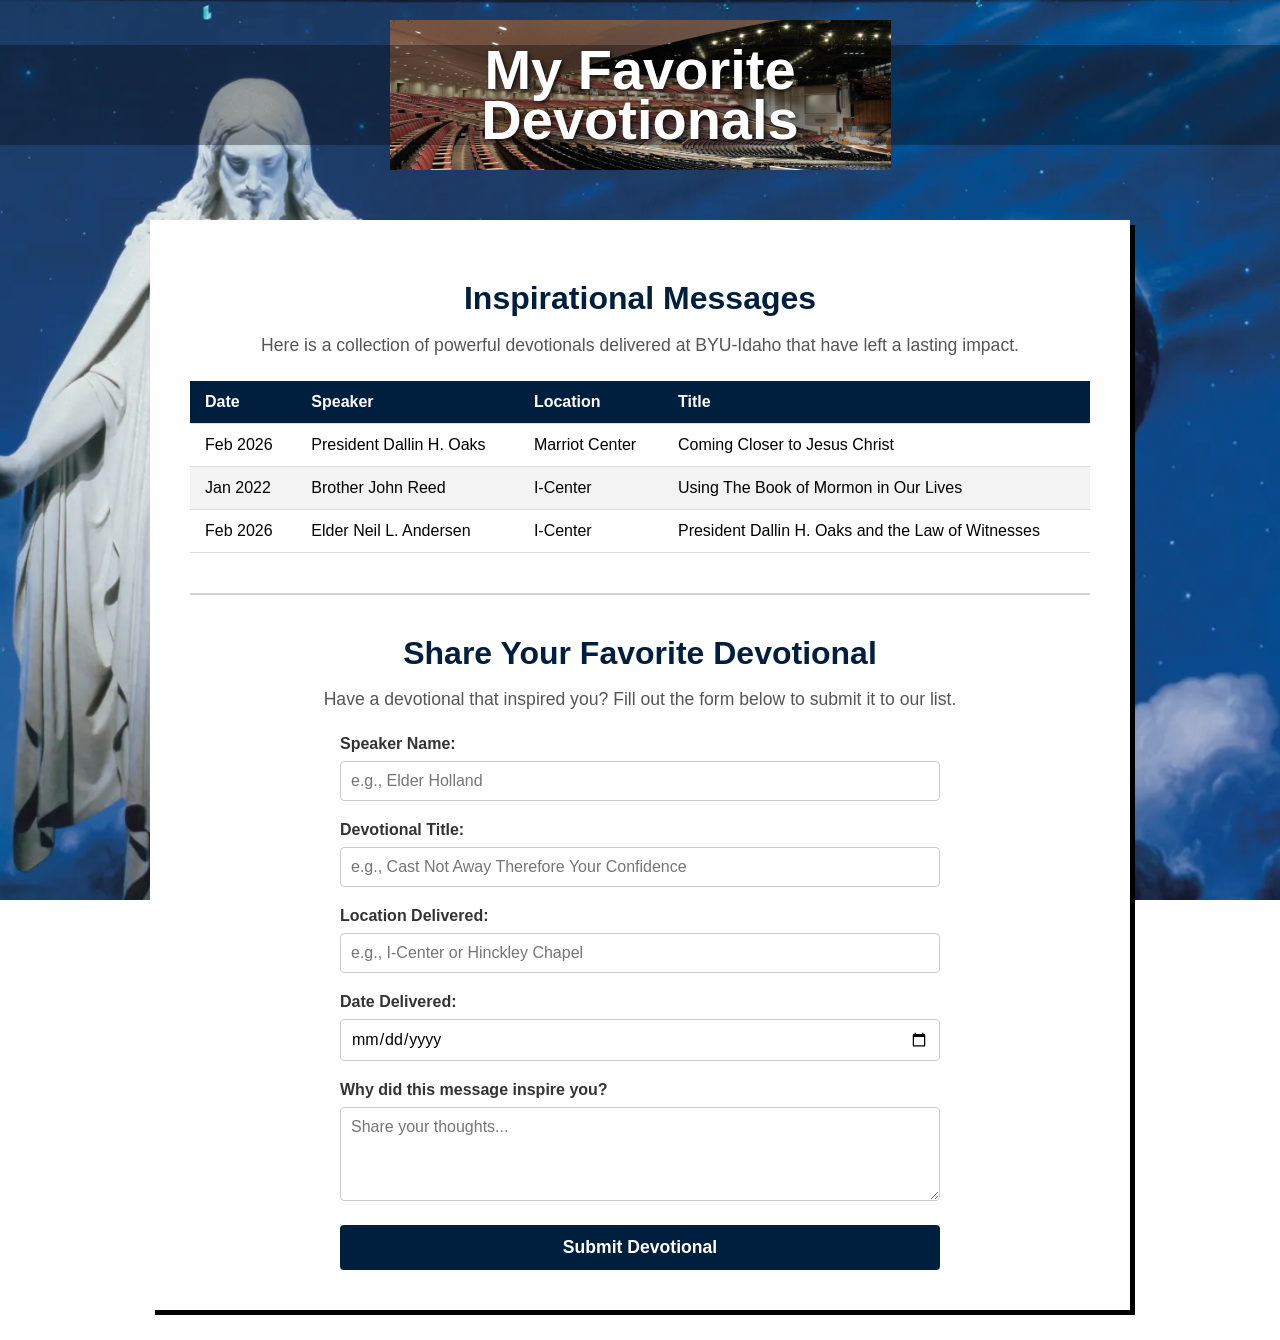
<file: ice/favorite_devo/favorite_devo/favdevo.html>
<!DOCTYPE html>
<html lang="en">
<head>
  <meta charset="UTF-8" />
  <meta name="viewport" content="width=device-width, initial-scale=1.0"/>
  <title>My Favorite Devotionals</title>
  <link rel="stylesheet" href="styles/styles.css" />
</head>
<body>
  <div class="container">
    <header class="header">
      <div class="header-image">
        <h1>My Favorite<br>Devotionals</h1>
      </div>
    </header>
    <main>
      <div class="content-box">
        
        <h2>Inspirational Messages</h2>
        <p class="intro-text">Here is a collection of powerful devotionals delivered at BYU-Idaho that have left a lasting impact.</p>
        
        <table class="devo-table">
          <thead>
            <tr>
              <th>Date</th>
              <th>Speaker</th>
              <th>Location</th> <th>Title</th>
            </tr>
          </thead>
          <tbody>
            <tr>
              <td>Feb 2026</td>
              <td>President Dallin H. Oaks</td>
              <td>Marriot Center</td> <td>Coming Closer to Jesus Christ</td>
            </tr>
            <tr>
              <td>Jan 2022</td>
              <td>Brother John Reed</td>
              <td>I-Center</td> <td>Using The Book of Mormon in Our Lives</td>
            </tr>
            <tr>
              <td>Feb 2026</td>
              <td>Elder Neil L. Andersen</td>
              <td>I-Center</td> <td>President Dallin H. Oaks and the Law of Witnesses</td>
            </tr>
          </tbody>
        </table>

        <hr class="section-divider">

        <h2>Share Your Favorite Devotional</h2>
        <p class="intro-text">Have a devotional that inspired you? Fill out the form below to submit it to our list.</p>
        
        <form action="#" method="post" class="devo-form">
          <div class="form-group">
            <label for="speaker-name">Speaker Name:</label>
            <input type="text" id="speaker-name" name="speakerName" placeholder="e.g., Elder Holland" required>
          </div>
          
          <div class="form-group">
            <label for="devo-title">Devotional Title:</label>
            <input type="text" id="devo-title" name="devoTitle" placeholder="e.g., Cast Not Away Therefore Your Confidence" required>
          </div>

          <div class="form-group">
            <label for="devo-location">Location Delivered:</label>
            <input type="text" id="devo-location" name="devoLocation" placeholder="e.g., I-Center or Hinckley Chapel">
          </div>

          <div class="form-group">
            <label for="devo-date">Date Delivered:</label>
            <input type="date" id="devo-date" name="devoDate">
          </div>

          <div class="form-group">
            <label for="impact">Why did this message inspire you?</label>
            <textarea id="impact" name="impactMessage" rows="4" placeholder="Share your thoughts..."></textarea>
          </div>

          <button type="submit" class="submit-btn">Submit Devotional</button>
        </form>

      </div>
    </main>
  </div>
</body>
</html>
</file>
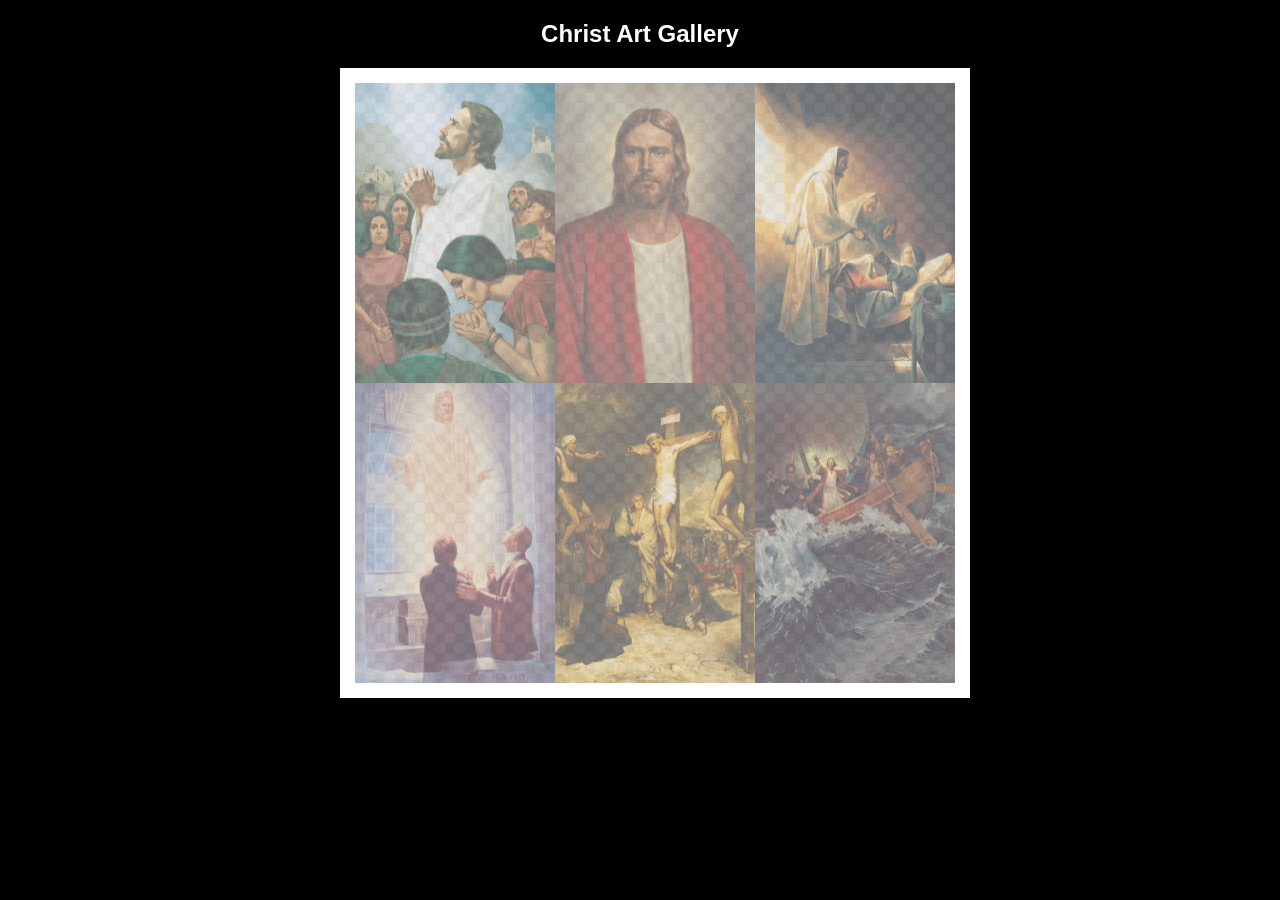
<file: ice/gallery/gallery/gallery.html>
<!DOCTYPE html>
<html lang="en">
<head>
    <meta charset="UTF-8">
    <meta name="viewport" content="width=device-width, initial-scale=1.0">
    <title>Images of Christ</title>
    <style>
        body {
            background: black;
        }
        #wrapper{
            width: 600px;
            margin: 0 auto;
        }
        nav {
            color: white;
            text-align: center;
            font-family: Haettenschweiler, 'Arial Narrow Bold', sans-serif;
        }
        #gallery{
            display: grid;
            grid-template-columns: 200px 200px 200px;
            border: 15px solid rgb(255, 255, 255);
            width: 100%;
            background-color: #ddd;
            background-image:
                linear-gradient(45deg, #ccc 26%, transparent 26%), 
                linear-gradient(135deg, #ccc 26%, transparent 26%),
                linear-gradient(45deg, transparent 75%, #ccc 75%),
                linear-gradient(135deg, transparent 75%, #ccc 75%);
            background-size: 20px 20px; /* Must be a square */
            background-position: 0 0, 10px 0, 10px -10px, 0px 10px; 
            
        }
        #gallery a {
            cursor: url('images/christus.png'), pointer;
        }
        #gallery img {
            /* make a thumbnail of the image that is 200x300 
               instead of using width and height here to help the page load faster */
            width: 200px; 
            height: 300px;

            opacity:50%;
            display:block;
        }
        #gallery img:hover{
            opacity: 100%;
        }
    </style>
</head>
<body>
    <div id="wrapper">
        <nav>
            <h1>Christ Art Gallery</h1>
        </nav>
        <main>
            <div id="gallery">
                <a href="images/big/img1.png"><img src="images/small/img1.png" alt="Christ praying with the Nephites" ></a>
                <a href="images/big/img2.png"><img src="images/small/img2.png" alt="Jesus the Christ" ></a>
                <a href="images/big/img3.png"><img src="images/small/img3.png" alt="Jesus Raising the Daughter of Jairus" ></a>
                <a href="images/big/img4.png"><img src="images/small/img4.png" alt="The Lord Appears in the Kirtland Temple" ></a>
                <a href="images/big/img5.png"><img src="images/small/img5.png" alt="Crucifixion of Jesus Christ" ></a>
                <a href="images/big/img6.png"><img src="images/small/img6.png" alt="Jesus Calms the Storm" ></a>
            </div>
        </main>
    </div>
</body>
</html>
</file>
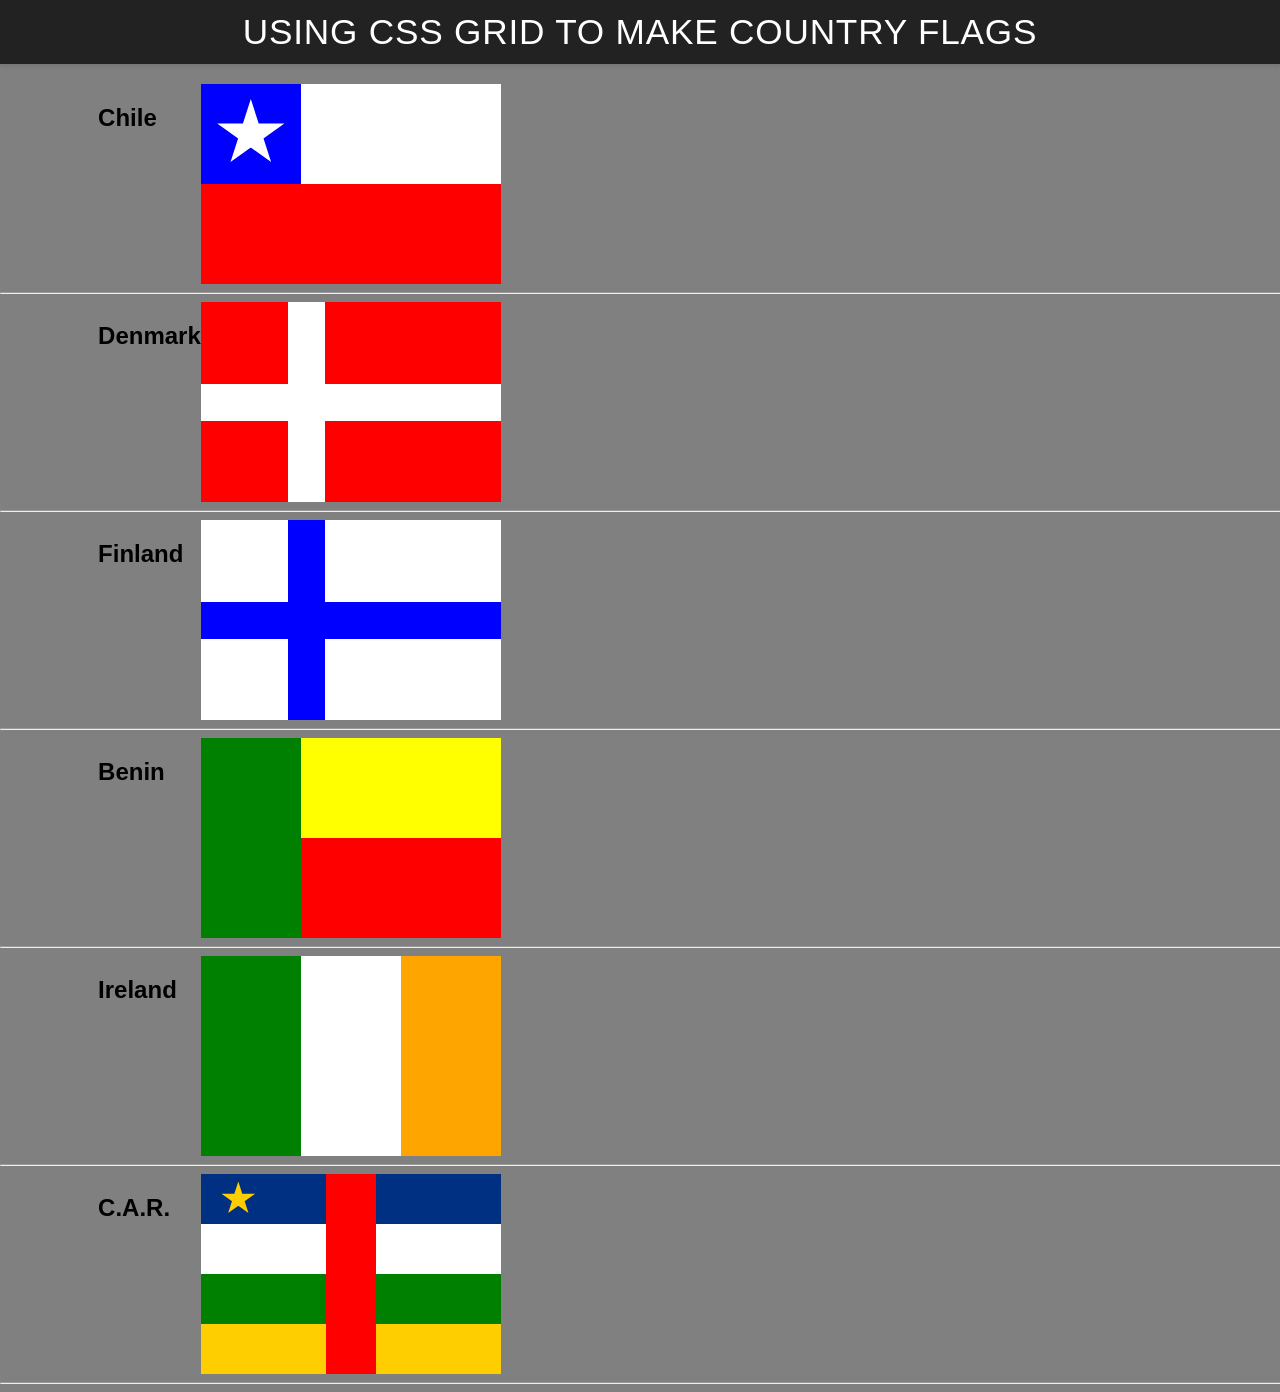
<file: ice/grid_flags/grid_flags/flags.html>
<!DOCTYPE html>
<html lang="en">

<head>
    <meta charset="UTF-8">
    <meta name="viewport" content="width=device-width, initial-scale=1.0">
    <title>Flag</title>
    <style>
        body {
            margin: 0;
            font-family: 'Helvetica Neue', sans-serif;
            background-color: gray;
        }

        header {
            background-color: #222;
            color: #fff;
            padding: 0.75rem 1.5rem;
            display: flex;
            align-items: center;
            justify-content: center;
            font-size: 1.1rem;
            letter-spacing: 0.05rem;
            text-transform: uppercase;
            box-shadow: 0 2px 4px rgba(0, 0, 0, 0.1);
        }

        header h1 {
            margin: 0;
            font-weight: 400;
        }
        main {
            display: grid;
            grid-template-columns: .1fr .1fr 1fr .1fr;
            margin-top: 20px;
        }
        hr {
            width: 100%;
            grid-column: 1 / 5;
        }
        h2 {
            grid-column: 2/3;
        }

        /* --- Chile Flag --- */
        #chile {
            display: grid;
            grid-template-columns: 1fr 1fr 1fr;
            grid-template-rows: 1fr 1fr;
            height: 200px;
            width: 300px;
        }

        #blue {
            background: blue;
            grid-column: 1 / 2;
            grid-row: 1 / 2;
            display: grid;
            align-items: center;
            justify-items: center;
        }

        #white {
            background: white;
            grid-column: 2 / 4;
            grid-row: 1 / 2;
        }

        #red {
            background: red;
            grid-column: 1 / 4;
            grid-row: 2 / 3;
        }

        .star {
            width: 70px;
            aspect-ratio: 1;
            background: white;
            clip-path: polygon(50% 0, 79% 90%, 2% 35%, 98% 35%, 21% 90%);
        }

        /* --- Denmark Flag --- */
        #denmark {
            display: grid;
            grid-template-columns: 1fr 2fr;
            grid-template-rows: 1fr 1fr;
            gap: 37px;
            height: 200px;
            width: 300px;
            background: white; /* Serves as the white cross */
        }

        #dred1, #dred2, #dred3, #dred4 {
            background: red;
        }

        /* --- Finland Flag --- */
        #finland {
            display: grid;
            grid-template-columns: 1fr 2fr;
            grid-template-rows: 1fr 1fr;
            gap: 37px;
            height: 200px;
            width: 300px;
            background: blue; /* Serves as the blue cross */
        }

        #fwhite1, #fwhite2, #fwhite3, #fwhite4 {
            background: white;
        }

        /* --- Benin Flag --- */
        #benin {
            display: grid;
            grid-template-columns: 1fr 2fr;
            grid-template-rows: 1fr 1fr;
            height: 200px;
            width: 300px;
        }

        #bgreen {
            background: green;
            grid-column: 1 / 2;
            grid-row: 1 / 3;
        }

        #byellow {
            background: yellow;
            grid-column: 2 / 3;
            grid-row: 1 / 2;
        }

        #bred {
            background: red;
            grid-column: 2 / 3;
            grid-row: 2 / 3;
        }

        /* --- Ireland Flag --- */
        #ireland {
            display: grid;
            grid-template-columns: 1fr 1fr 1fr;
            height: 200px;
            width: 300px;
        }

        #igreen {
            background: green;
        }

        #iwhite {
            background: white;
        }

        #iorange {
            background: orange;
        }

        /* --- Central African Republic Flag --- */
        #car {
            display: grid;
            grid-template-columns: 2.5fr 1fr 2.5fr;
            grid-template-rows: 1fr 1fr 1fr 1fr;
            height: 200px;
            width: 300px;
        }
        
        #cred {
            background: red;
            grid-row: 1 / 5;
            grid-column: 2 / 3;
            z-index: 10;
        }
        
        #cblue{
            background: #003082;
            grid-column: 1 / 4;
            grid-row: 1 / 2;
            display: flex;
            align-items: center;
            padding-left: 20px; 
        }

        .star-car {
            width: 35px;
            aspect-ratio: 1;
            background: #FFCE00;
            clip-path: polygon(50% 0, 79% 90%, 2% 35%, 98% 35%, 21% 90%);
        }
        
        #cwhite{
            background: white;
            grid-column: 1 / 4;
            grid-row: 2 / 3;
        }
        
        #cgreen{
            background: green;
            grid-column: 1 / 4;
            grid-row: 3 / 4;
        }
        
        #cyellow {
            background: #FFCE00;
            grid-column: 1 / 4;
            grid-row: 4 / 5;
        }
    </style>
</head>

<body>
    <header>
        <h1>Using CSS Grid to make Country Flags</h1>
    </header>
    <main>
        <h2>Chile</h2>
        <div id="chile">
            <div id="blue">
                <div class="star"></div>
            </div>
            <div id="white"></div>
            <div id="red"></div>
        </div>
        <hr>

        <h2>Denmark</h2>
        <div id="denmark">
            <div id="dred1"></div>
            <div id="dred2"></div>
            <div id="dred3"></div>
            <div id="dred4"></div>
        </div>
        <hr>

        <h2>Finland</h2>
        <div id="finland">
            <div id="fwhite1"></div>
            <div id="fwhite2"></div>
            <div id="fwhite3"></div>
            <div id="fwhite4"></div>
        </div>
        <hr>

        <h2>Benin</h2>
        <div id="benin">
            <div id="bgreen"></div>
            <div id="byellow"></div>
            <div id="bred"></div>
        </div>
        <hr>

        <h2>Ireland</h2>
        <div id="ireland">
            <div id="igreen"></div>
            <div id="iwhite"></div>
            <div id="iorange"></div>
        </div>
        <hr>

        <h2>C.A.R.</h2>
        <div id="car">
            <div id="cred"></div>
            <div id="cblue">
                <div class="star-car"></div>
            </div>
            <div id="cwhite"></div>
            <div id="cgreen"></div>
            <div id="cyellow"></div>
        </div>
        <hr>
    </main>
</body>

</html>
</file>
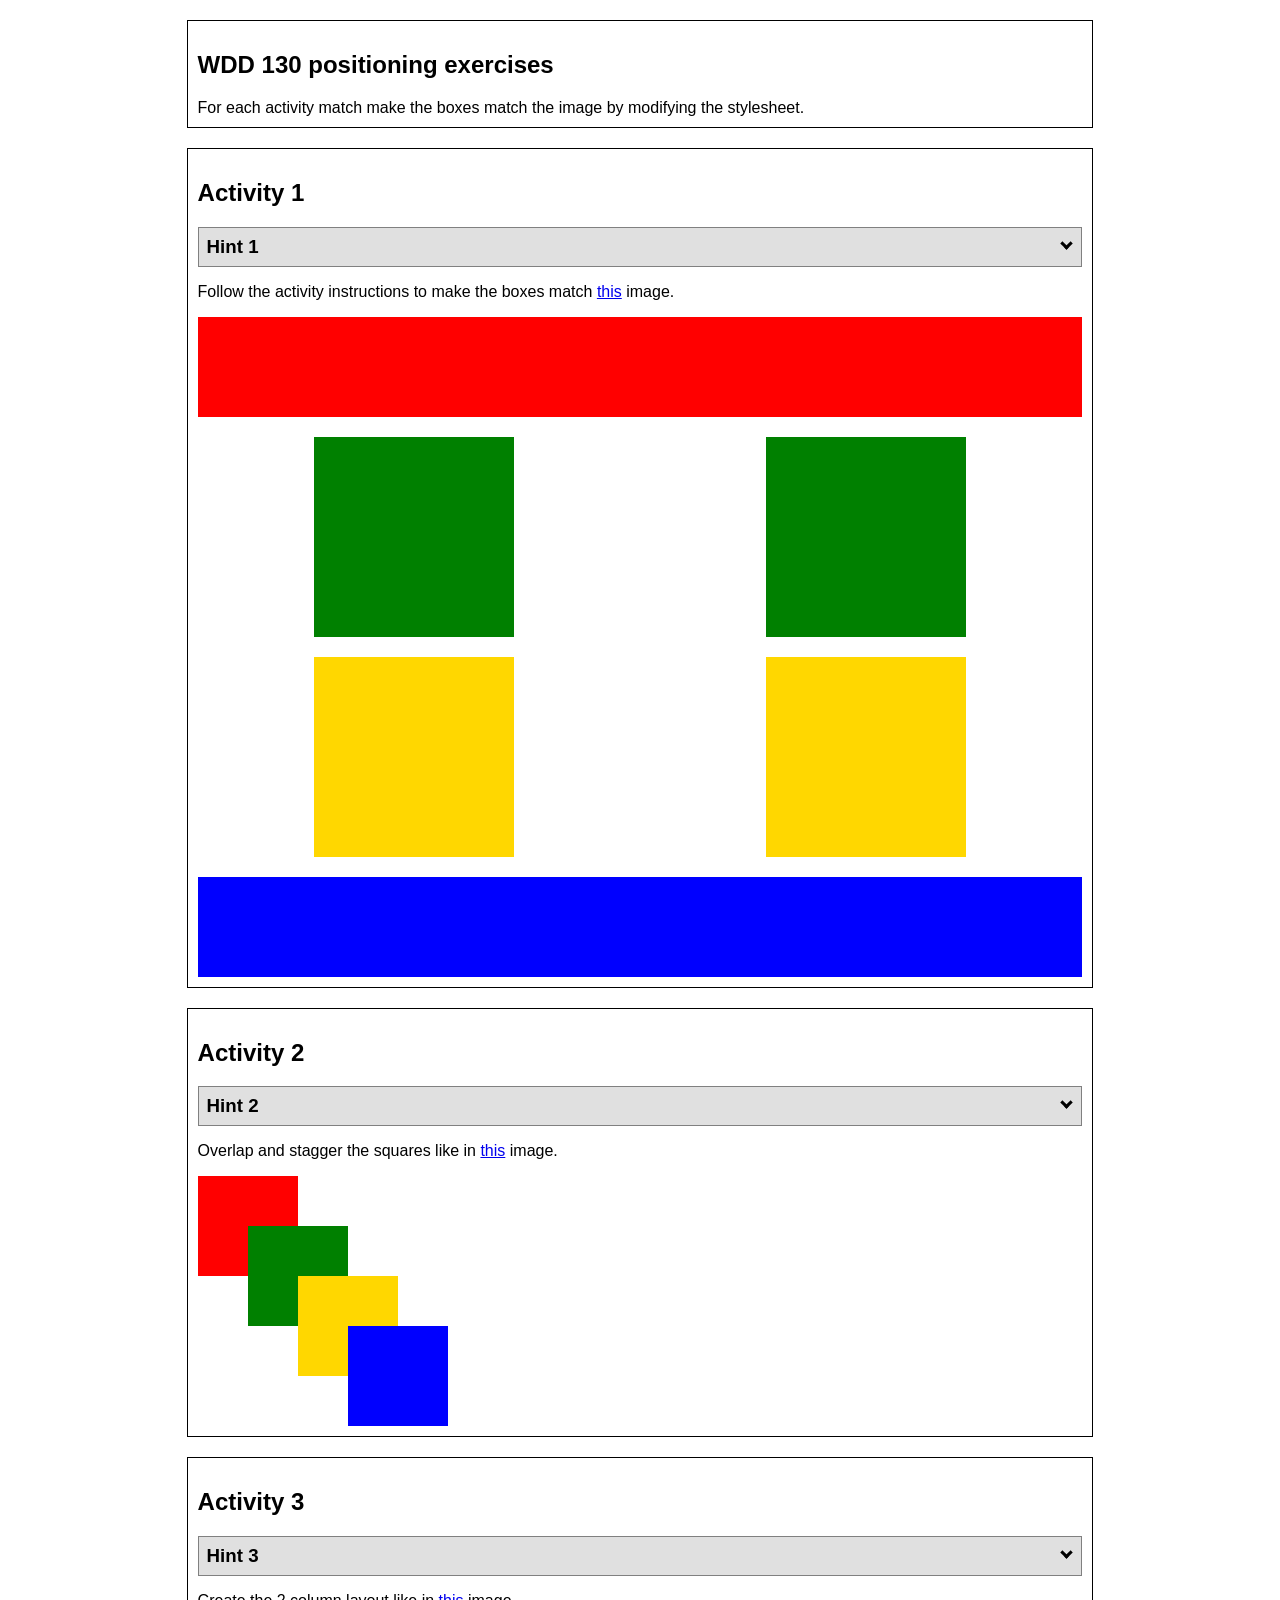
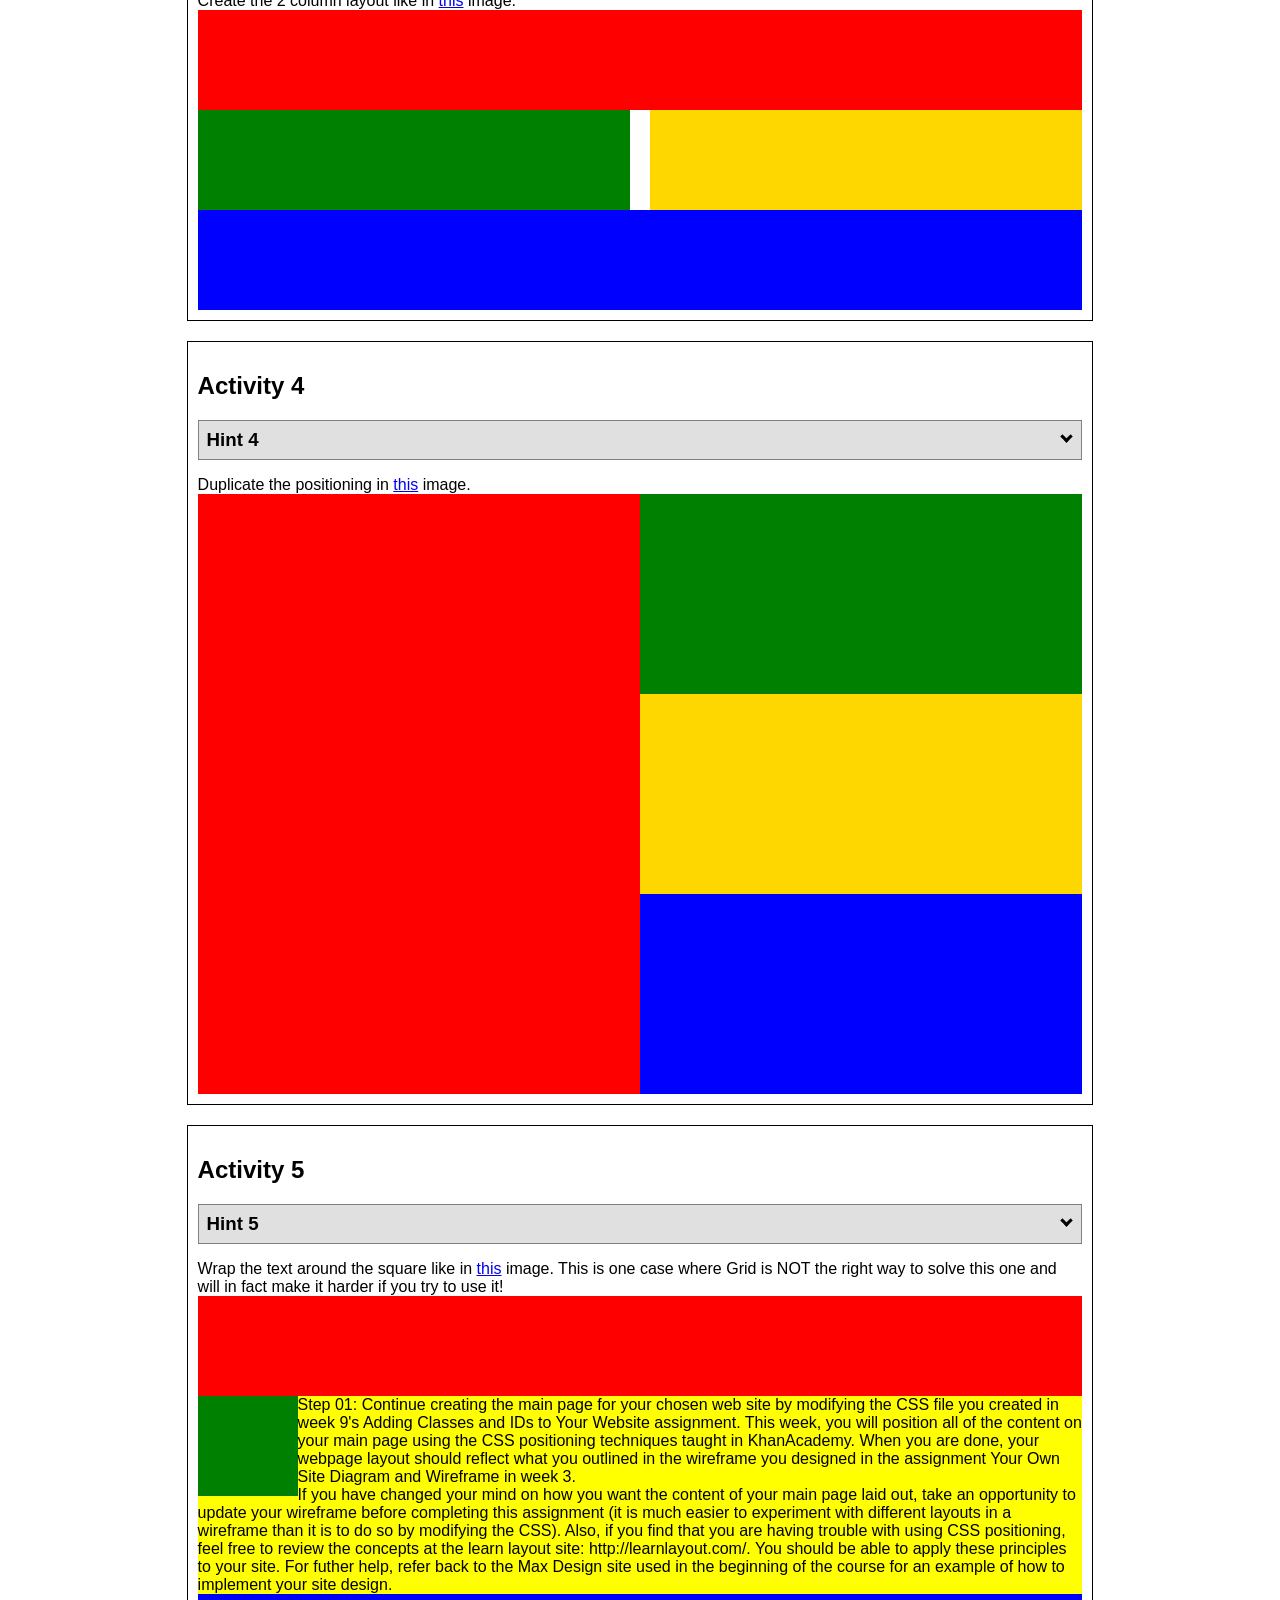
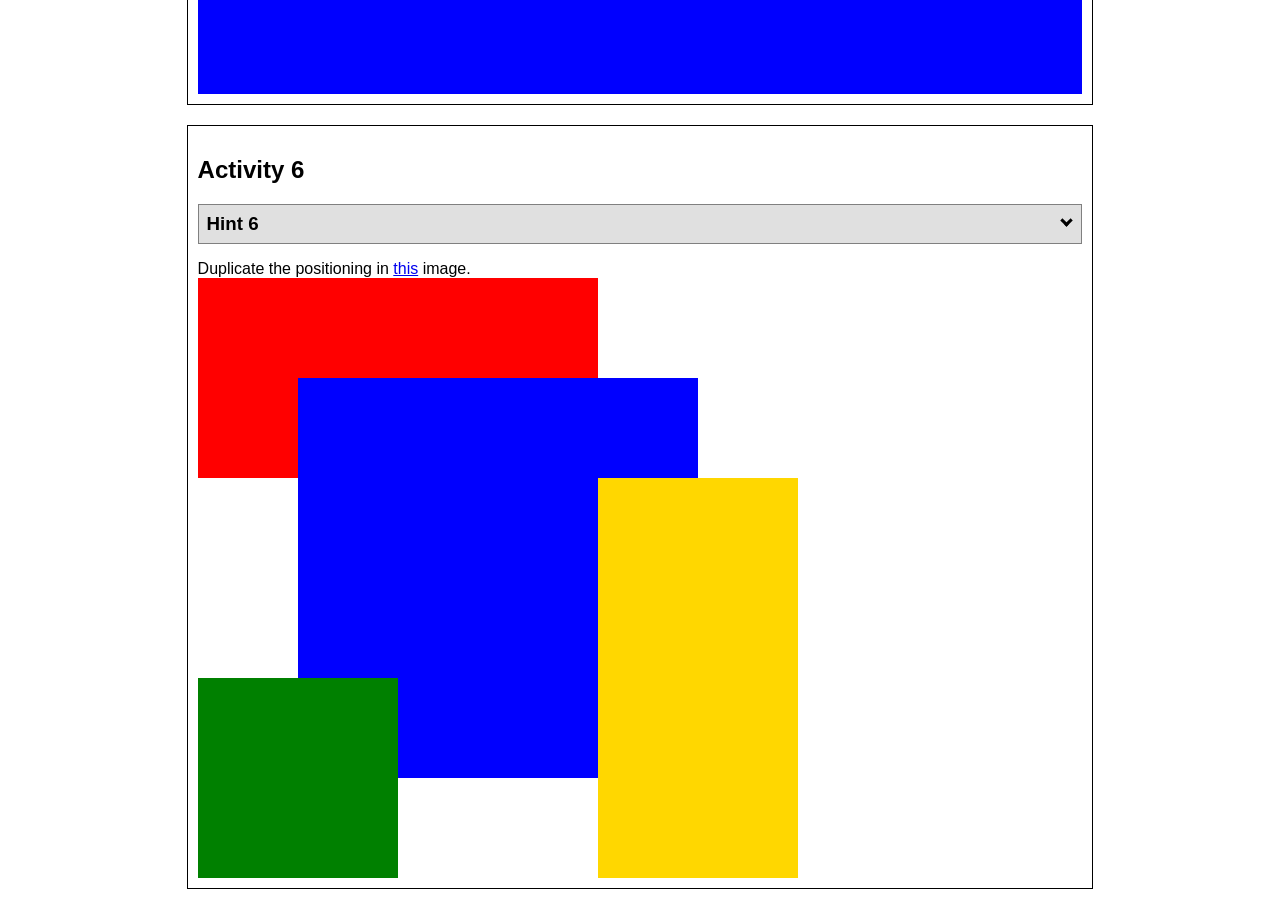
<file: ice/positioning/positioning/positioning.html>
<!DOCTYPE html>
<html lang="en">
  <head>
    <!-- HTML - Name: positioning.html -->
    <title>Positioning Activity</title>
    <link rel="stylesheet" type="text/css" href="positionstyles.css" />
  </head>
  <body>
    <div class="activity">
      <h2>WDD 130 positioning exercises</h2>
      For each activity match make the boxes match the image by modifying the stylesheet.</div>
    <div class="activity">
      <h2>Activity 1</h2>
      <section class="hint"><input type="checkbox" ><i></i> <h3>Hint 1</h3><div><p>Use the activity instructions for the firt activity</a></p></div></section>
      <p>Follow the activity instructions to make the boxes match  <a href="images/example1.png" target="_blank">this</a> image.</p>
      <div class="content1" >
        <div class="red1" ></div>
        <div class="green1" ></div>
        <div class="green1" ></div>
        <div class="yellow1"></div>
        <div class="yellow1"></div>
        <div class="blue1"></div>
      </div>
    </div>
    <div class="activity">
      <h2>Activity 2</h2>
      <section class="hint"><input type="checkbox" > <h3>Hint 2</h3><i></i><div>
      <ul>
      <li>grid-template-columns: 50px 50px 50px 50px 50px </li></ul></div></section>
      <p>Overlap and stagger the squares like in <a href="images/example2.png" target="_blank">this</a> image.</p>
      <div class="content2" >
        <div class="red2" ></div>
        <div class="green2" ></div>
        <div class="yellow2"></div>
        <div class="blue2"></div>
      </div>
    </div>
    <div class="activity">
      <h2>Activity 3</h2>
      <section class="hint"><input type="checkbox" > <h3>Hint 3</h3><i></i><div><p>This one is going to be best solved with CSS Grid. Remember to make the boxes the right width first...then start moving them around. </p><h4>Properties used:</h4><ul><li>display:grid;</li><li>grid-template-columns:</li><li>grid-column-gap:</li>
        <li>grid-column:</li>  </ul></div></section>
      Create the 2 column layout like in <a href="images/example3.png" target="_blank">this</a>  image.
      <div class="content3" >
        <div class="red3" ></div>
        <div class="green3" ></div>
        <div class="yellow3"></div>
        <div class="blue3"></div>
      </div>
    </div>
    <div class="activity">
      <h2>Activity 4</h2>
      <section class="hint"><input type="checkbox" > <h3>Hint 4</h3><i></i><div><p>For the others we have been primarily concerned with width. For this one you will need to adjust height as well. </p><h4>Properties used:</h4><ul><li>display:grid;</li><li>grid-template-columns:</li><li>grid-row:</li></ul></div></section>
      Duplicate the positioning in <a href="images/example4.png" target="_blank">this</a> image. 
      <div class="content4" >
        <div class="red4" ></div>
        <div class="green4" ></div>
        <div class="yellow4"></div>
        <div class="blue4"></div>
      </div>
    </div>

    <div class="activity">
      <h2>Activity 5</h2>
      <section class="hint"><input type="checkbox" > <h3>Hint 5</h3><i></i><div><p>Grid is <strong>not</strong> the right way to do this.  In fact there is only one way to really do that...and that is with float. Remember that we float the thing we want the text to wrap around.  Also remember to start by making all the shapes the right size and shape.</p><h4>Properties used:</h4><ul><li>float: left;</li></ul></div></section>
      Wrap the text around the square like in <a href="images/example5.png" target="_blank">this</a> image. This is one case where Grid is NOT the right way to solve this one and will in fact make it harder if you try to use it!
      <div class="content5" >
        <div class="red5" ></div>
        <div class="green5" ></div>
        <div class="yellow5">Step 01: Continue creating the main page for your chosen web site by modifying the CSS file you created in week 9's Adding Classes and IDs to Your Website assignment. This week, you will position all of the content on your main page using the CSS positioning techniques taught in KhanAcademy. When you are done, your webpage layout should reflect what you outlined in the wireframe you designed in the assignment Your Own Site Diagram and Wireframe in week 3. <br />
          If you have changed your mind on how you want the content of your main page laid out, take an opportunity to update your wireframe before completing this assignment (it is much easier to experiment with different layouts in a wireframe than it is to do so by modifying the CSS). Also, if you find that you are having trouble with using CSS positioning, feel free to review the concepts at the learn layout site: http://learnlayout.com/. You should be able to apply these principles to your site. For futher help, refer back to the Max Design site used in the beginning of the course for an example of how to implement your site design.</div>
        <div class="blue5"></div>
      </div>
    </div>
    <div class="activity">
      <h2>Activity 6</h2>
      <section class="hint"><input type="checkbox" > <h3>Hint 6</h3><i></i><div><p>This one is all about visualizing the grid behind the layout. If you are having a hard time doing that first: all the sizes are even multiples of 100, and second here is another example with the lines drawn: <a href="images/example6-hint.png" target="_blank">example 6 with lines</a>. For this one you will find it easiest if you use px for the column width. You can also use <kbd>z-index</kbd> to control the element layering.    </p><h4>Properties used:</h4><ul><li>display:grid;</li><li>grid-template-columns:</li><li>grid-column:</li><li>grid-row:</li><li><a href="https://www.w3schools.com/cssref/pr_pos_z-index.asp" target="_blank">z-index:</a></li></ul></div></section>
      Duplicate the positioning in <a href="images/example6.png" target="_blank">this</a> image.
      <div class="content6" >
        <div class="red6" ></div>
        <div class="green6" ></div>
        <div class="yellow6"></div>
        <div class="blue6"></div>
      </div>
    </div>
  </body>
</html>
</file>
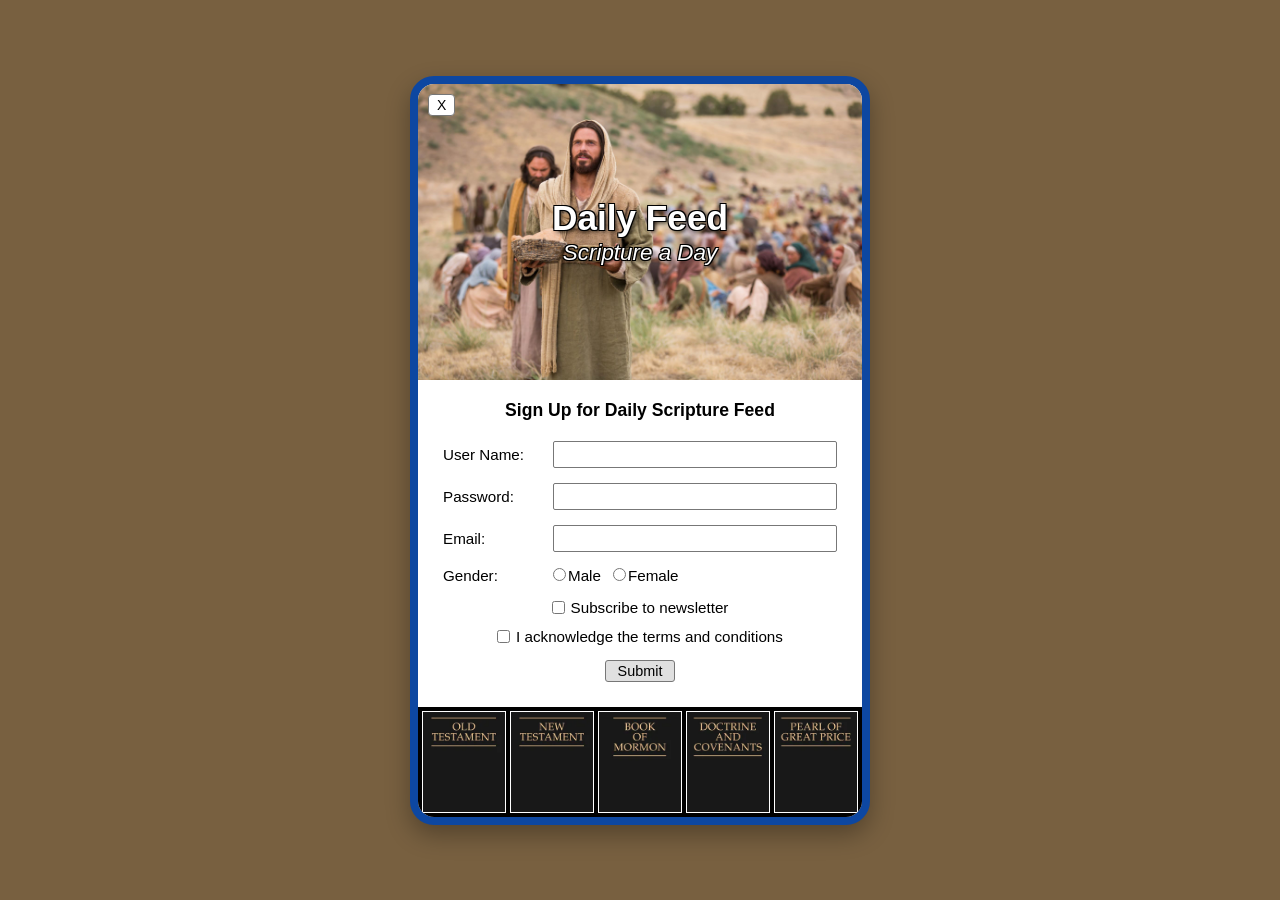
<file: ice/signup/signup/signup.html>
<!DOCTYPE html>
<html lang="en">

<head>
    <meta charset="UTF-8">
    <meta name="viewport" content="width=device-width, initial-scale=1.0">
    <title>Daily Feed Sign Up</title>

    <style>
        /* Base Reset */
        * {
            margin: 0;
            padding: 0;
            box-sizing: border-box;
        }

        body {
            background: rgb(120, 96, 64);
            font-family: Arial, sans-serif;
            display: flex;
            justify-content: center;
            align-items: center;
            min-height: 100vh;
            padding: 20px;
        }

        /* Combined Widget Container Wrapper */
        #formContainer {
            background-color: white;
            width: 100%;
            max-width: 460px;
            border: 8px solid #0d47a1; /* Bold blue frame edge border */
            border-radius: 24px;
            overflow: hidden;
            box-shadow: 0 10px 25px rgba(0,0,0,0.3);
            position: relative;
        }

        /* Top Hero Image Area with Text Overlay */
        .hero-banner {
            position: relative;
            height: auto; /* Changed to auto so the full image naturally displays without vertical cropping */
            width: 100%;
            display: block;
        }

        .hero-banner img {
            width: 100%;
            height: auto; /* Allows full aspect ratio scaling */
            display: block;
        }

        .hero-text {
            position: absolute;
            top: 50%;
            left: 50%;
            transform: translate(-50%, -50%);
            text-align: center;
            color: white;
            text-shadow: 2px 2px 4px rgba(0, 0, 0, 0.8), -1px -1px 0 #000, 1px -1px 0 #000, -1px 1px 0 #000, 1px 1px 0 #000;
            width: 100%;
        }

        .hero-text h1 {
            font-size: 2.2rem;
            font-weight: bold;
            margin-bottom: 2px;
        }

        .hero-text p {
            font-size: 1.4rem;
            font-style: italic;
        }

        /* Close Button Placement Overlay */
        #closeBtn {
            position: absolute;
            top: 10px;
            left: 10px;
            background-color: white;
            border: 1px solid #777;
            border-radius: 4px;
            color: black;
            font-size: 14px;
            padding: 2px 8px;
            cursor: pointer;
            z-index: 10;
        }

        /* Typography Titles Header Area */
        #formContainer h3 {
            text-align: center;
            color: black;
            margin: 20px 0;
            font-size: 1.1rem;
            font-weight: bold;
        }

        /* Middle Form Styling Grid Rows */
        #myForm {
            padding: 0 25px 20px 25px;
        }

        .form-row {
            display: grid;
            grid-template-columns: 110px 1fr;
            align-items: center;
            margin-bottom: 15px;
        }

        .form-row label {
            font-size: 0.95rem;
            color: black;
        }

        .form-row input[type="text"],
        .form-row input[type="password"],
        .form-row input[type="email"] {
            width: 100%;
            padding: 4px 6px;
            border: 1px solid #777;
            border-radius: 2px;
            font-size: 0.95rem;
        }

        /* Radio Buttons Controls Line spacing */
        .radio-options {
            display: flex;
            gap: 12px;
            align-items: center;
        }

        .radio-options input {
            margin-right: 2px;
        }

        /* Checkbox & Button Alignments Layout rules */
        section {
            display: flex;
            justify-content: center;
            align-items: center;
            gap: 6px;
            margin-bottom: 12px;
            font-size: 0.95rem;
        }

        section input[type="checkbox"] {
            margin: 0;
        }

        .submit-section {
            margin-top: 15px;
            margin-bottom: 5px;
        }

        button[type="submit"] {
            background-color: #e0e0e0;
            color: black;
            border: 1px solid #777;
            padding: 2px 12px;
            font-size: 0.9rem;
            border-radius: 3px;
            cursor: pointer;
        }

        button[type="submit"]:hover {
            background-color: #d5d5d5;
        }

        /* Output Response Display Window styling */
        #output {
            background-color: #f9f9f9;
            margin: 0 25px 20px 25px;
            padding: 10px;
            border: 1px dashed #777;
            font-size: 0.85rem;
        }

        #output h3 {
            margin: 0 0 5px 0 !important;
            text-align: left !important;
            font-size: 0.9rem !important;
        }

        #output ul {
            padding-left: 20px;
        }

        /* Bottom Row Scripture Banner Row */
        .scripture-bar {
            background-color: black;
            display: flex;
            gap: 4px;
            padding: 4px;
            width: 100%;
            height: 110px;
        }

        .scripture-bar img {
            flex: 1;
            width: 20%;
            height: 100%;
            object-fit: cover;
            border: 1px solid white;
        }
    </style>
</head>

<body>

    <div id="formContainer">
        
        <div class="hero-banner">
            <button type="button" id="closeBtn">X</button>
            <img src="images/jesus_feeds_5000.jpeg" alt="Jesus feeding the 5000">
            <div class="hero-text">
                <h1>Daily Feed</h1>
                <p>Scripture a Day</p>
            </div>
        </div>

        <h3>Sign Up for Daily Scripture Feed</h3>
        
        <form id="myForm">
            <div class="form-row">
                <label for="username">User Name:</label>
                <input type="text" id="username" name="username" required>
            </div>

            <div class="form-row">
                <label for="password">Password:</label>
                <input type="password" id="password" name="password" required>
            </div>

            <div class="form-row">
                <label for="email">Email:</label>
                <input type="email" id="email" name="email" required>
            </div>

            <div class="form-row">
                <label>Gender:</label>
                <div class="radio-options">
                    <label><input type="radio" id="male" name="gender" value="male" required>Male</label>
                    <label><input type="radio" id="female" name="gender" value="female" required>Female</label>
                </div>
            </div>

            <section>
                <input type="checkbox" id="newsletter" name="newsletter">
                <label for="newsletter">Subscribe to newsletter</label>
            </section>

            <section>
                <input type="checkbox" id="conditions" name="conditions" required>
                <label for="conditions">I acknowledge the terms and conditions</label>
            </section>

            <section class="submit-section">
                <button type="submit">Submit</button>
            </section>
        </form>

        <div id="output"></div>

        <div class="scripture-bar">
            <img src="images/old_testament.webp" alt="Old Testament">
            <img src="images/new_testament.webp" alt="New Testament">
            <img src="images/book_of_mormon.webp" alt="Book of Mormon">
            <img src="images/doctrine_and_covenants.webp" alt="Doctrine and Covenants">
            <img src="images/pearl_of_great_price.webp" alt="Pearl of Great Price">
        </div>

    </div>

    <script>
        document.getElementById("closeBtn").addEventListener("click", function () {
            document.getElementById("formContainer").style.display = "none";
        });

        const form = document.getElementById('myForm');
        const output = document.getElementById('output');

        output.style.display = "none";

        form.addEventListener('submit', function (event) {
            event.preventDefault();

            const formData = new FormData(form);
            const entries = [];

            for (const [key, value] of formData.entries()) {
                if (key == "password") {
                    entries.push(`<strong>${key}</strong>: ${value} (you should probably encrypt the password)`);
                } else {
                    entries.push(`<strong>${key}</strong>: ${value}`);
                }
            }

            output.style.display = "block";
            output.innerHTML = `
            <h3>Here is the data that would be sent to the server:</h3>
            <ul>
                ${entries.map(item => `<li>${item}</li>`).join('')}
            </ul>
            `;
        });
    </script>

</body>
</html>
</file>
<file: styles/styles.css>
/* --- DESIGN SYSTEM CONFIGURATION --- */
@import url('https://fonts.googleapis.com/css2?family=Orbitron:wght=500;700&family=Inter:wght@300;400;600&display=swap');

:root {
    --bg-dark-blue: #0B173B;     /* Primary background color */
    --accent-neon: #7DEEFF;      /* Bright neon accent blue */
    --accent-light: #9FE6FE;     /* Light soft blue */
    --muted-gray: #555555;       /* Muted text/borders */
    --text-light: #FFFFFF;       /* White text */
    
    --font-header: 'Orbitron', 'Helvetica Neue', sans-serif;
    --font-body: 'Inter', 'Helvetica Neue', Arial, sans-serif;
}

* {
    box-sizing: border-box;
    margin: 0;
    padding: 0;
}

body {
    font-family: var(--font-body);
    background-color: var(--bg-dark-blue);
    color: var(--text-light);
    line-height: 1.6;
}

main {
    max-width: 1000px;
    margin: 40px auto;
    padding: 20px;
    display: flex;
    flex-direction: column;
    gap: 40px; /* Generous spacing between section panels */
}

/* --- Typography & Tech Glows --- */
h1, h2, h3, h4 {
    font-family: var(--font-header);
    letter-spacing: 2px;
    color: var(--accent-neon);
    text-shadow: 0 0 10px rgba(125, 238, 255, 0.6); /* Creates the terminal neon look */
}

.tag-accent {
    font-size: 0.9rem;
    color: var(--accent-light);
    font-family: var(--font-body);
    vertical-align: middle;
    margin-left: 10px;
    text-shadow: none;
}

a {
    color: var(--accent-neon);
    text-decoration: underline;
}

p {
    padding: 0; /* Clear explicit paragraph padding conflicts */
    margin-bottom: 15px;
}

p:last-child {
    margin-bottom: 0;
}

/* --- Header & Centered Logo System --- */
header {
    display: flex;
    flex-direction: column;
    align-items: center;
    padding: 40px 20px 20px 20px;
}

.logo-area {
    display: flex;
    flex-direction: column;
    align-items: center;
    margin-bottom: 25px;
}

.logo-area img {
    width: 150px; /* Constrains header profile/logo image precisely */
    height: auto;
    border-radius: 50%;
    border: 2px solid var(--accent-neon);
    margin-bottom: 15px;
}

.logo-area h1 {
    font-size: 2.6rem;
    color: var(--text-light);
    font-weight: 700;
    text-shadow: 0 0 15px rgba(125, 238, 255, 0.5);
}

.subtitle {
    font-family: var(--font-header);
    color: var(--accent-light);
    font-size: 1rem;
    letter-spacing: 4px;
    margin-top: 5px;
}

/* --- Navigation Link Track --- */
nav {
    display: flex;
    gap: 20px;
    background-color: rgba(11, 23, 59, 0.5);
    padding: 10px 20px;
    border: 1px solid rgba(125, 238, 255, 0.2);
    border-radius: 4px;
}

nav a {
    font-family: var(--font-header);
    text-decoration: none;
    color: var(--text-light);
    font-size: 0.9rem;
    padding: 6px 12px;
    letter-spacing: 1px;
    transition: all 0.2s ease;
    border: 1px solid transparent;
}

nav a:hover {
    background-color: rgba(125, 238, 255, 0.1);
    border-color: var(--accent-light);
    color: var(--accent-neon);
}

/* --- Outer Enclosing Blueprint Panels --- */
.wireframe-container {
    border: 1px solid var(--accent-neon); /* Matches clean blueprint schematic system */
    padding: 25px;
    background-color: rgba(11, 23, 59, 0.7); /* Slightly darker panels to offset elements */
    box-shadow: 0 0 15px rgba(125, 238, 255, 0.1);
    border-radius: 4px;
}

.wireframe-container h2 {
    font-size: 1.3rem;
    border-bottom: 1px dashed rgba(125, 238, 255, 0.3);
    padding-bottom: 10px;
    margin-bottom: 20px;
}

/* --- Aside Layout Styling --- */
.aside-layout {
    display: flex;
    flex-direction: column;
    gap: 20px;
    align-items: center;
}

.aside-img {
    width: 100%;
    max-width: 250px;
    height: auto;
    border: 1px solid var(--accent-light);
    box-shadow: 0 0 10px rgba(125, 238, 255, 0.2);
}

@media (min-width: 600px) {
    .aside-layout {
        flex-direction: row;
        align-items: flex-start;
    }
    .aside-img {
        width: 200px; /* Constrains aside image width per standard requirements */
    }
}

/* --- Table Styles --- */
.table-wrapper {
    overflow-x: auto;
}

table {
    width: 100%;
    border-collapse: collapse;
    margin: 10px 0;
}

table, th, td {
    border: 1px solid var(--accent-neon);
}

th, td {
    padding: 12px;
    text-align: left;
}

th {
    font-family: var(--font-header);
    color: var(--accent-neon);
    font-size: 0.9rem;
    background-color: rgba(125, 238, 255, 0.05);
}

td {
    height: 40px;
}

/* --- Balanced Schematic Form Fields --- */
.form-center {
    display: flex;
    justify-content: center;
    padding: 30px 0;
}

form {
    display: flex;
    flex-direction: column;
    gap: 20px;
    width: 100%;
    max-width: 500px;
}

.form-row {
    display: flex;
    gap: 20px;
}

.form-group {
    display: flex;
    flex-direction: column;
    gap: 6px;
    flex: 1;
}

label {
    font-size: 0.85rem;
    color: var(--accent-light);
}

input[type="text"] {
    background-color: transparent;
    border: 1px solid var(--accent-neon);
    padding: 10px;
    color: var(--text-light);
    font-family: var(--font-body);
    border-radius: 4px;
}

input[type="text"]:focus {
    outline: none;
    box-shadow: 0 0 10px var(--accent-neon);
}

/* --- Footer Area --- */
footer {
    text-align: center;
    padding: 30px 20px;
    margin-top: 40px;
    border-top: 1px solid var(--accent-neon);
    font-family: var(--font-header);
    font-size: 0.85rem;
    letter-spacing: 1px;
    color: var(--accent-light);
}
</file>
<file: ice/fathersday/fathersday/styles/styles.css>
/* General Layout & Fonts */
body {
    /* Faint Southern Gingham/Plaid */
    background-color: #fdfaf5; 
    background-image: 
        linear-gradient(90deg, rgba(193, 154, 107, 0.05) 50%, transparent 50%),
        linear-gradient(rgba(193, 154, 107, 0.05) 50%, transparent 50%);
    background-size: 40px 40px;
    
    color: #2f3e36;
    font-family: 'Georgia', 'Times New Roman', serif;
    margin: 0;
    padding: 40px 20px;
    line-height: 1.6;
}

#wrapper {
    max-width: 900px;
    margin: 40px auto;
    
    /* Light Wood/Tree Bark Tone */
    background-color: #dfd5c6; /* Weathered Cedar / Light Oak tone */
    
    /* Heavy Trail-Sign Borders */
    border: 8px solid #3d2b1f; /* Deep Earth Brown */
    outline: 3px solid #2e4132; /* Deep Pine Green */
    
    /* Depth shadow */
    box-shadow: 0 10px 25px rgba(26, 48, 34, 0.25); 
    
    padding: 40px;
    
    /* Subtle horizontal lines to mimic wood grain planks */
    background-image: linear-gradient(rgba(61, 43, 31, 0.03) 1px, transparent 1px);
    background-size: 100% 20px;
}

/* Header & Nav */
header {
    background-color: #5d4037; /* Warm Terracotta */
    padding: 15px;
    border-radius: 5px;
}

nav ul {
    list-style: none;
    padding: 0;
    display: flex;
    justify-content: space-around;
}

nav li {
    color: #fff9c4; /* Soft "Porch Light" yellow */
    font-weight: bold;
    cursor: pointer;
}

/* Content Styling */
h1, h2 {
    color: #2e7d32; /* "Southern Sage" Green */
    font-family: 'Times New Roman', serif;
    text-transform: capitalize;
}

img {
    max-width: 100%;
    height: auto;
    border: 4px solid #fff;
    box-shadow: 0 2px 5px rgba(0,0,0,0.2);
    display: block;
    margin: 20px auto;
}

section {
    margin-bottom: 30px;
    padding-bottom: 10px;
    border-bottom: 1px solid #d7ccc8;
}

/* Footer */
footer {
    text-align: center;
    font-style: italic;
    font-size: 0.9em;
    color: #795548;
    margin-top: 20px;
}
</file>
<file: ice/favorite_devo/favorite_devo/styles/styles.css>
body {
  margin: 0;
  height: 100%;
  font-family: Arial, sans-serif;
  
  /* Background Image Settings */
  background-image: url('../images/christus.webp');
  background-size: cover;
  background-position: center;
  background-repeat: no-repeat;
  background-attachment: fixed;
}

.container {
  text-align: center;
}

.header {
  padding: 20px 0;
}

.header-image {
  background-image: url('../images/icenter.png'); /* Replace with your image */
  background-repeat: no-repeat;
  background-position: center;
  height: 150px;
  display: flex;
  flex-direction: column;
  justify-content: center;
  color: white;

}

.header-image h1 {
  margin: 0;
  line-height: 0.9;
    font-size: 3.5em;
  font-weight: bold;
  text-shadow: 2px 2px 4px rgba(0, 0, 0, 0.7);
  background: #00000055;
}

.content-box {
  background-color: white;
  margin: 30px auto;
  width: 90%;
  max-width: 900px;
  padding: 40px;
  box-shadow: 5px 5px 0px black;
  min-height: 400px;
}

/* --- Table Styles --- */
.content-box h2 {
  color: #001f3f;
  margin-top: 20px;
  margin-bottom: 5px;
  font-size: 2em;
}

.intro-text {
  color: #555;
  margin-bottom: 25px;
  font-size: 1.1em;
}

.devo-table {
  width: 100%;
  border-collapse: collapse;
  margin: 20px 0 40px 0;
  text-align: left;
}

.devo-table th, .devo-table td {
  padding: 12px 15px;
  border-bottom: 1px solid #dddddd;
}

.devo-table th {
  background-color: #001f3f;
  color: white;
  font-weight: bold;
}

.devo-table tbody tr:nth-of-type(even) {
  background-color: #f3f3f3;
}

.devo-table tbody tr:hover {
  background-color: #eaf2f8;
}

/* --- Section Divider --- */
.section-divider {
  border: 0;
  height: 2px;
  background: #d3d3d3;
  margin: 40px 0;
}

/* --- Form Styles --- */
.devo-form {
  text-align: left;
  max-width: 600px;
  margin: 0 auto;
}

.form-group {
  margin-bottom: 20px;
}

.form-group label {
  display: block;
  margin-bottom: 8px;
  font-weight: bold;
  color: #333;
}

.form-group input[type="text"],
.form-group input[type="date"],
.form-group textarea {
  width: 100%;
  padding: 10px;
  border: 1px solid #ccc;
  border-radius: 4px;
  box-sizing: border-box; /* Ensures padding doesn't break width */
  font-family: inherit;
  font-size: 1em;
}

.form-group input[type="text"]:focus,
.form-group input[type="date"]:focus,
.form-group textarea:focus {
  border-color: #001f3f;
  outline: none;
  box-shadow: 0 0 5px rgba(0, 31, 63, 0.3);
}

.submit-btn {
  background-color: #001f3f;
  color: white;
  padding: 12px 24px;
  border: none;
  border-radius: 4px;
  cursor: pointer;
  font-size: 1.1em;
  font-weight: bold;
  transition: background-color 0.2s ease;
  display: block;
  width: 100%;
}

.submit-btn:hover {
  background-color: #003366;
}
</file>
<file: ice/positioning/positioning/positionstyles.css>
/* CSS - Name: "positionstyles.css" */
/* Activity 1 styles */
.content1 {
  /* This is the parent of the activity 1 boxes. */
  display: grid;
  grid-template-columns: 1fr 1fr;
  justify-items: center;
  grid-gap: 20px;
}
.red1 { 
  width: 100%; 
  height: 100px; 
  background-color: red; 
  grid-column: 1 / 3;
} 
.green1 {
  width: 200px; 
  height: 200px; 
  background-color: green;
} 
.yellow1 {
  width: 200px; 
  height: 200px; 
  background-color: gold; 
} 
.blue1 {
  width: 100%; 
  height: 100px; 
  background-color: blue;
  grid-column: 1 / 3;
} 
/* Activity 2 styles */ 
.content2 {
  /* This is the parent of the activity 2 boxes. */
  display: grid;
  grid-template-columns: 50px 50px 50px 50px 50px;
}
.red2 {
  width: 100px; 
  height: 100px; 
  background-color: red; 
  grid-column: 1;
} 
.green2 { 
  width: 100px; 
  height: 100px; 
  background-color: green;
  grid-column: 2;
  margin-top: 50px;
} 
.yellow2 {
  width: 100px; 
  height: 100px; 
  background-color: gold; 
  grid-column: 3;
  margin-top: 100px;
} 
.blue2 {
  width: 100px; 
  height: 100px; 
  background-color: blue; 
  grid-column: 4;
  margin-top: 150px;
} 
/* Activity 3 styles */ 
.content3 {
  /* This is the parent of the activity 3 boxes. */
  display: grid;
  grid-template-columns: 1fr 1fr;
  grid-column-gap: 20px;
}
.red3 {
  width: 100%; 
  height: 100px; 
  background-color: red; 
  grid-column: 1/3;
  grid-row: 1;
} 
.green3 {
  width: 100%; 
  height: 100px; 
  background-color: green;
  grid-column: 1;
  grid-row: 2;
} 
.yellow3 {
  width: 100%; 
  height: 100px; 
  background-color: gold; 
  grid-column: 2;
  grid-row: 2;
} 
.blue3 {
  width: 100%; 
  height: 100px; 
  background-color: blue; 
  grid-column: 1 / 3;
  grid-row: 3;
} 
/* Activity 4 styles */ 
.content4 {
  /* This is the parent of the activity 4 boxes. */
  display: grid;
  grid-template-columns: 1fr 1fr;      /* Two equal columns */
  grid-template-rows: 200px 200px 200px; /* Three rows to accommodate the right stack */
}
.red4 {
  width: 100%; 
  height: 100%;                        /* Fills the entire vertical row span */
  background-color: red; 
  grid-column: 1;                      /* Placed in the left column */
  grid-row: 1 / 4;                     /* Spans across all 3 rows (line 1 to line 4) */
} 
.green4 {
  width: 100%; 
  height: 200px; 
  background-color: green; 
  grid-column: 2;                      /* Placed in the right column */
  grid-row: 1;                         /* First item in the right stack */
} 
.yellow4 {
  width: 100%; 
  height: 200px; 
  background-color: gold; 
  grid-column: 2;                      /* Placed in the right column */
  grid-row: 2;                         /* Second item in the right stack */
} 
.blue4 {
  width: 100%;
  height: 200px;
  background-color: blue;
  grid-column: 2;                      /* Placed in the right column */
  grid-row: 3;                         /* Third item in the right stack */
} 
/* Activity 5 styles */ 
.content5 {
  /* This is the parent of the activity 5 boxes. */
  display: block;
  clear: both;
}
.red5 { 
  width: 100%; 
  height: 100px; 
  background-color: red; 
  grid-column: 1/3;
  grid-row: 1;
} 
.green5 { 
  width: 100px; 
  height: 100px; 
  background-color: green; 
  float: left;         /* Floats the green box to the left side */
} 
.yellow5 {
  /* This is the text element wrapping around the blue box */
  width: auto; 
  height: auto; 
  background-color: yellow; 
} 
.blue5 {
  width: 100%; 
  height: 100px; 
  background-color: blue; 
  grid-column: 1/3;
  grid-row: 3;
} 
/* Activity 6 styles */ 
.content6 {
  /* This is the parent of the activity 6 boxes. */
  display: grid;
  grid-template-columns: 100px 100px 100px 100px 100px 100px; /* 6 columns of 100px */
  grid-template-rows: 100px 100px 100px 100px 100px 100px;    /* 6 rows of 100px */
}
.red6 {
  width: 400px; 
  height: 200px; 
  background-color: red; 
  grid-column: 1 / 4; /* Positions from line 1 to 4 */
  grid-row: 1 / 2;    /* Positions from line 1 to 2 */
  z-index: 1;         /* Backmost layer */
} 
.green6 {
  width: 200px;       /* Small square (200x200) */
  height: 200px; 
  background-color: green; 
  grid-column: 1 / 2;     /* Positions from column line 1 to 2 */
  grid-row: 5 / 6;        /* Positions from row line 5 to 6 */
  z-index: 3;             /* Foremost layer, sits on top of everything */
} 
.yellow6 {
  width: 200px;       /* Tall rectangular block (200x400) */
  height: 400px; 
  background-color: gold; 
  grid-column: 5 / 6; /* Positions form column line 5 to 6 */
  grid-row: 3 / 6;    /* Spans down rows 3 and 6 */
  z-index: 3;         /* Foremost layer, sits on top of everything */
} 
.blue6 {
  width: 400px;       /* Large square (400x400) */
  height: 400px; 
  background-color: blue; 
  grid-column: 2 / 5; /* Centers across column lines 2 to 5 */
  grid-row: 2 / 5;    /* Centers down row lines 2 to 5 */
  z-index: 2;         /* Middle layer, sits in between everything */
} 


/* Do not make any changes below here */
.activity {
  width: 70%; 
  margin: 20px auto; 
  font-family: Arial, sans-serif; 
  border: 1px solid black; 
  padding: 10px; 
  clear:both; 
  overflow: auto;
} 

.hint {
  border: 1px solid grey;
  background: #e0e0e0;
  padding: .5em;
  position: relative;
  margin: 1em 0;
}
.hint h3 {
  margin: 0;
}
.hint:hover {
  background: #d0d0d0;
}
.hint > div {
  display: none;
}

.hint input[type=checkbox] {
  position: absolute;
  width: 100%;
  height: 100%;
  opacity: 0;
  z-index: 1;
  cursor: pointer;
}

.hint input[type=checkbox]:checked ~ div {
  display: block;
}

.hint i {
  position: absolute;
  transform: translate(-6px, 0);
  margin-top: 16px;
  right: 10px;
  top: -3px;
}
.hint i:before, .hint i:after {
  content: "";
  position: absolute;
  background-color: black;
  width: 3px;
  height: 9px;
}
.hint i:before {
  transform: translate(2px, 0) rotate(45deg);
}
.hint i:after {
  transform: translate(-2px, 0) rotate(-45deg);
}

.hint input[type=checkbox]:checked ~ i:before {
  transform: translate(-2px, 0) rotate(45deg);
}
.hint input[type=checkbox]:checked ~ i:after {
  transform: translate(2px, 0) rotate(-45deg);
}
.hint a {
  position: relative;
  z-index: 1;
}
</file>
